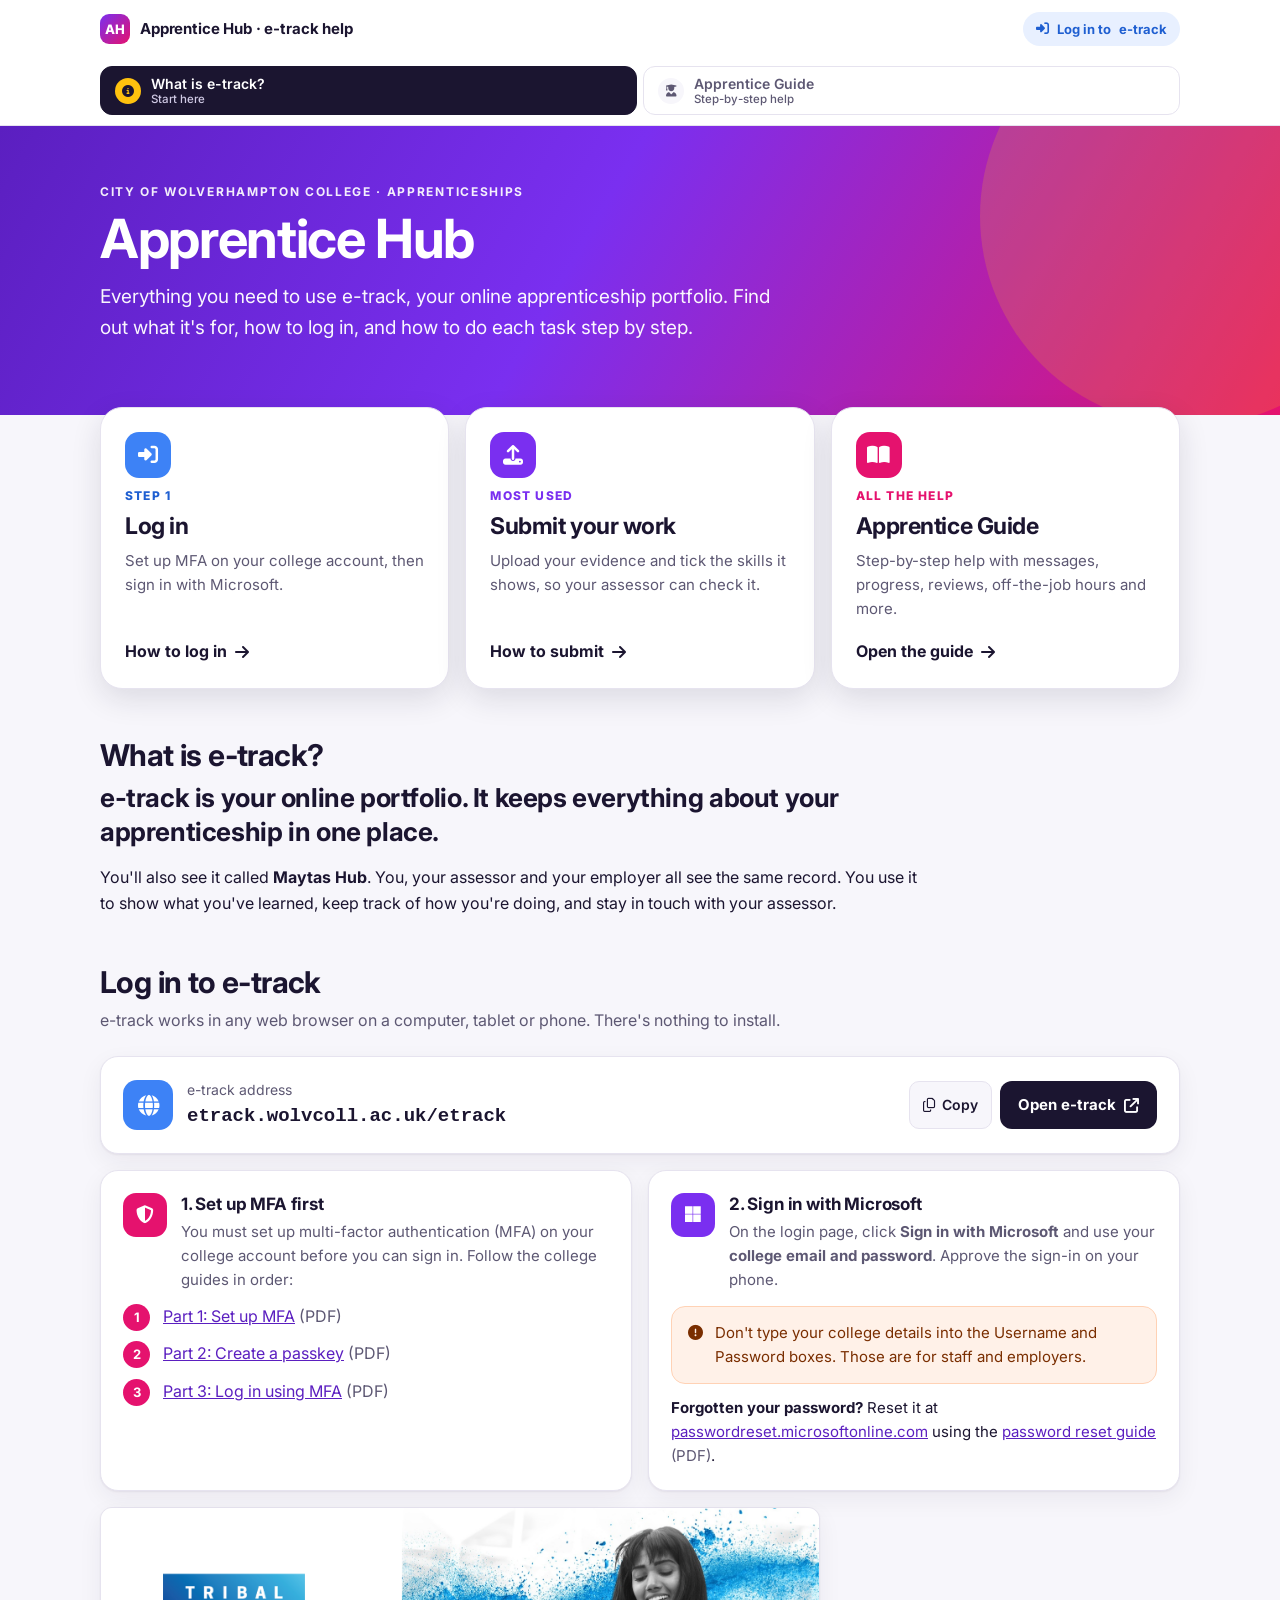
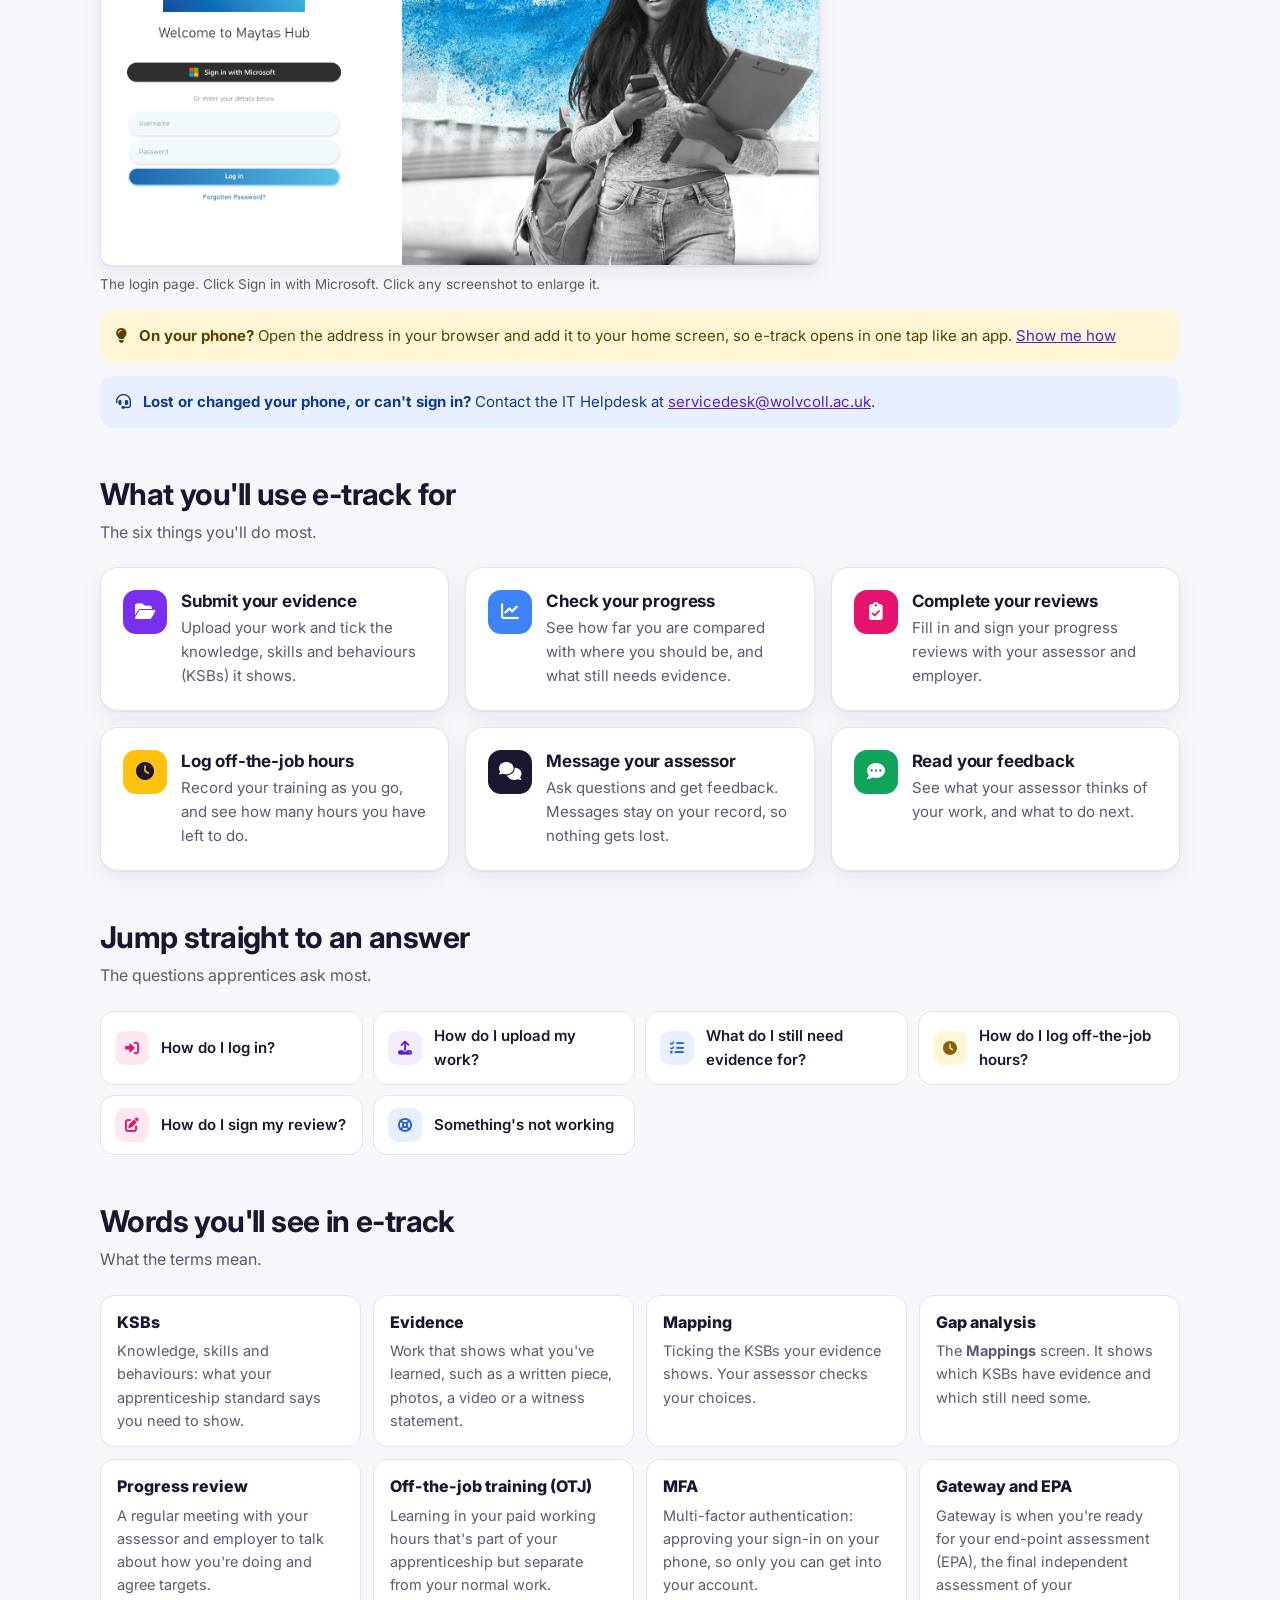
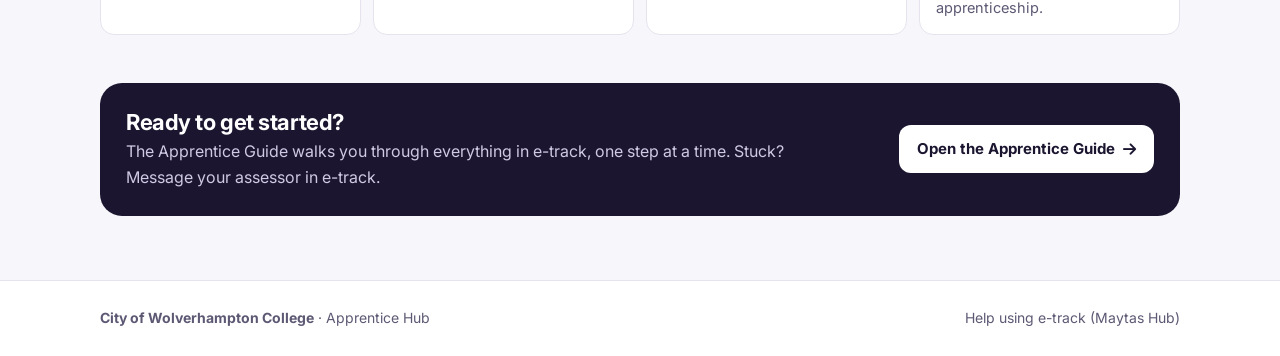
<file: index.html>
<!DOCTYPE html>
<html lang="en-GB">
<head>
<meta charset="UTF-8">
<meta name="viewport" content="width=device-width, initial-scale=1.0">
<title>What is e-track? | Apprentice Hub</title>
<meta name="description" content="Apprentice Hub: help for City of Wolverhampton College apprentices using e-track.">
<meta property="og:title" content="Apprentice Hub | e-track help for apprentices">
<meta property="og:description" content="What e-track is, how to log in, and step-by-step help for apprentices.">
<link rel="icon" href="data:image/svg+xml,%3Csvg xmlns='http://www.w3.org/2000/svg' viewBox='0 0 32 32'%3E%3Crect width='32' height='32' rx='8' fill='%237a2ff0'/%3E%3Ctext x='16' y='22' font-family='Arial' font-weight='700' font-size='14' fill='white' text-anchor='middle'%3EAH%3C/text%3E%3C/svg%3E">
<link rel="preconnect" href="https://fonts.googleapis.com">
<link rel="preconnect" href="https://fonts.gstatic.com" crossorigin>
<link href="https://fonts.googleapis.com/css2?family=Inter:wght@400;500;600;700;800&display=swap" rel="stylesheet">
<link href="https://cdnjs.cloudflare.com/ajax/libs/font-awesome/6.5.2/css/all.min.css" rel="stylesheet">
<link href="assets/style.css?v=1" rel="stylesheet">
</head>
<body>
<a class="skip" href="#main">Skip to content</a>
<header class="site-header">
  <div class="wrap">
    <div class="header-row">
      <a class="brand" href="index.html"><span class="brand-mark" aria-hidden="true">AH</span><span>Apprentice Hub<span class="brand-text-long"> · e-track help</span></span></a>
      <a class="login-pill" href="https://etrack.wolvcoll.ac.uk/etrack/" target="_blank" rel="noopener"><i class="fa-solid fa-right-to-bracket" aria-hidden="true"></i> <span class="lp-long">Log in to</span> e-track</a>
    </div>
    <nav class="steps" aria-label="Apprentice Hub sections">
      <a class="step-link" href="index.html" aria-current="page"><span class="num"><i class="fa-solid fa-circle-info" aria-hidden="true"></i></span><span class="t">What is e-track?<small>Start here</small></span></a>
      <a class="step-link" href="apprentice-guide.html"><span class="num"><i class="fa-solid fa-user-graduate" aria-hidden="true"></i></span><span class="t">Apprentice Guide<small>Step-by-step help</small></span></a>
    </nav>
  </div>
</header>

<section class="hero">
  <div class="wrap">
    <p class="eyebrow">City of Wolverhampton College · Apprenticeships</p>
    <h1>Apprentice Hub</h1>
    <p class="lede">Everything you need to use e-track, your online apprenticeship portfolio. Find out what it's for, how to log in, and how to do each task step by step.</p>
  </div>
</section>

<main id="main">
  <div class="wrap">

    <div class="path-cards">
      <a class="path-card" href="#login">
        <span class="pnum bg-blue"><i class="fa-solid fa-right-to-bracket" aria-hidden="true"></i></span>
        <span class="when" style="color:var(--blue-dark)">Step 1</span>
        <h2>Log in</h2>
        <p>Set up MFA on your college account, then sign in with Microsoft.</p>
        <span class="go">How to log in <i class="fa-solid fa-arrow-right" aria-hidden="true"></i></span>
      </a>
      <a class="path-card" href="apprentice-guide.html#a05">
        <span class="pnum bg-purple"><i class="fa-solid fa-upload" aria-hidden="true"></i></span>
        <span class="when" style="color:var(--purple)">Most used</span>
        <h2>Submit your work</h2>
        <p>Upload your evidence and tick the skills it shows, so your assessor can check it.</p>
        <span class="go">How to submit <i class="fa-solid fa-arrow-right" aria-hidden="true"></i></span>
      </a>
      <a class="path-card" href="apprentice-guide.html">
        <span class="pnum bg-pink"><i class="fa-solid fa-book-open" aria-hidden="true"></i></span>
        <span class="when" style="color:var(--pink)">All the help</span>
        <h2>Apprentice Guide</h2>
        <p>Step-by-step help with messages, progress, reviews, off-the-job hours and more.</p>
        <span class="go">Open the guide <i class="fa-solid fa-arrow-right" aria-hidden="true"></i></span>
      </a>
    </div>

    <section class="block" id="what">
      <h2>What is e-track?</h2>
      <p class="lead-q" style="max-width:820px">e-track is your online portfolio. It keeps everything about your apprenticeship in one place.</p>
      <p style="max-width:820px">You'll also see it called <strong>Maytas Hub</strong>. You, your assessor and your employer all see the same record. You use it to show what you've learned, keep track of how you're doing, and stay in touch with your assessor.</p>
    </section>

    <section class="block" id="login">
      <h2>Log in to e-track</h2>
      <p class="sub">e-track works in any web browser on a computer, tablet or phone. There's nothing to install.</p>
      <div class="card login-card">
        <span class="icon bg-blue"><i class="fa-solid fa-globe" aria-hidden="true"></i></span>
        <div>
          <p style="font-size:14px;color:var(--muted)">e-track address</p>
          <p class="url">etrack.wolvcoll.ac.uk/etrack</p>
        </div>
        <div class="actions">
          <button class="copy-btn" data-copy="https://etrack.wolvcoll.ac.uk/etrack/" data-copy-label="the e-track address"><i class="fa-regular fa-copy" aria-hidden="true"></i> Copy</button>
          <a class="btn primary" href="https://etrack.wolvcoll.ac.uk/etrack/" target="_blank" rel="noopener">Open e-track <i class="fa-solid fa-arrow-up-right-from-square" aria-hidden="true"></i></a>
        </div>
      </div>

      <div class="grid g2" style="margin-top:16px">
        <div class="card">
          <div class="feature"><span class="icon bg-pink"><i class="fa-solid fa-shield-halved" aria-hidden="true"></i></span><div><h3>1. Set up MFA first</h3><p>You must set up multi-factor authentication (MFA) on your college account before you can sign in. Follow the college guides in order:</p></div></div>
          <ol class="steplist pink" style="margin-top:12px">
            <li><a href="https://www.wolvcoll.ac.uk/wp-content/uploads/2025/02/SSPR-MFA-setup-guide-part-a-v1-5-1.pdf" target="_blank" rel="noopener">Part 1: Set up MFA</a> <span style="color:var(--muted)">(PDF)</span></li>
            <li><a href="https://www.wolvcoll.ac.uk/wp-content/uploads/2025/02/Creating-a-Passkey.pdf" target="_blank" rel="noopener">Part 2: Create a passkey</a> <span style="color:var(--muted)">(PDF)</span></li>
            <li><a href="https://www.wolvcoll.ac.uk/wp-content/uploads/2025/02/Creating-a-passkey-Part-C.pdf" target="_blank" rel="noopener">Part 3: Log in using MFA</a> <span style="color:var(--muted)">(PDF)</span></li>
          </ol>
        </div>
        <div class="card">
          <div class="feature"><span class="icon bg-purple"><i class="fa-brands fa-microsoft" aria-hidden="true"></i></span><div><h3>2. Sign in with Microsoft</h3><p>On the login page, click <strong>Sign in with Microsoft</strong> and use your <strong>college email and password</strong>. Approve the sign-in on your phone.</p></div></div>
          <div class="callout warn"><i class="fa-solid fa-circle-exclamation" aria-hidden="true"></i><p>Don't type your college details into the Username and Password boxes. Those are for staff and employers.</p></div>
          <p style="margin-top:12px;font-size:15px"><strong>Forgotten your password?</strong> Reset it at <a href="https://passwordreset.microsoftonline.com/" target="_blank" rel="noopener">passwordreset.microsoftonline.com</a> using the <a href="https://www.wolvcoll.ac.uk/wp-content/uploads/2025/02/SSPR-Self-service-password-reset-guide-v1.3-3.pdf" target="_blank" rel="noopener">password reset guide</a> <span style="color:var(--muted)">(PDF)</span>.</p>
        </div>
      </div>
      <figure class="shot" style="max-width:720px">
        <a class="zoom" href="assets/img/login.png"><img src="assets/img/login.png" alt="The Maytas Hub login page with a Sign in with Microsoft button at the top" loading="lazy"></a><figcaption>The login page. Click Sign in with Microsoft. Click any screenshot to enlarge it.</figcaption></figure>
      <div class="callout tip"><i class="fa-solid fa-lightbulb" aria-hidden="true"></i><p><strong>On your phone?</strong> Open the address in your browser and add it to your home screen, so e-track opens in one tap like an app. <a href="apprentice-guide.html#a09">Show me how</a></p></div>
      <div class="callout info"><i class="fa-solid fa-headset" aria-hidden="true"></i><p><strong>Lost or changed your phone, or can't sign in?</strong> Contact the IT Helpdesk at <a href="mailto:servicedesk@wolvcoll.ac.uk">servicedesk@wolvcoll.ac.uk</a>.</p></div>
    </section>

    <section class="block" id="does">
      <h2>What you'll use e-track for</h2>
      <p class="sub">The six things you'll do most.</p>
      <div class="grid g3">
        <a class="card" href="apprentice-guide.html#a05" style="text-decoration:none;color:inherit"><div class="feature"><span class="icon bg-purple"><i class="fa-solid fa-folder-open" aria-hidden="true"></i></span><div><h3>Submit your evidence</h3><p>Upload your work and tick the knowledge, skills and behaviours (KSBs) it shows.</p></div></div></a>
        <a class="card" href="apprentice-guide.html#a04" style="text-decoration:none;color:inherit"><div class="feature"><span class="icon bg-blue"><i class="fa-solid fa-chart-line" aria-hidden="true"></i></span><div><h3>Check your progress</h3><p>See how far you are compared with where you should be, and what still needs evidence.</p></div></div></a>
        <a class="card" href="apprentice-guide.html#a07" style="text-decoration:none;color:inherit"><div class="feature"><span class="icon bg-pink"><i class="fa-solid fa-clipboard-check" aria-hidden="true"></i></span><div><h3>Complete your reviews</h3><p>Fill in and sign your progress reviews with your assessor and employer.</p></div></div></a>
        <a class="card" href="apprentice-guide.html#a08" style="text-decoration:none;color:inherit"><div class="feature"><span class="icon bg-yellow"><i class="fa-solid fa-clock" aria-hidden="true"></i></span><div><h3>Log off-the-job hours</h3><p>Record your training as you go, and see how many hours you have left to do.</p></div></div></a>
        <a class="card" href="apprentice-guide.html#a03" style="text-decoration:none;color:inherit"><div class="feature"><span class="icon bg-ink"><i class="fa-solid fa-comments" aria-hidden="true"></i></span><div><h3>Message your assessor</h3><p>Ask questions and get feedback. Messages stay on your record, so nothing gets lost.</p></div></div></a>
        <a class="card" href="apprentice-guide.html#a06" style="text-decoration:none;color:inherit"><div class="feature"><span class="icon bg-green"><i class="fa-solid fa-comment-dots" aria-hidden="true"></i></span><div><h3>Read your feedback</h3><p>See what your assessor thinks of your work, and what to do next.</p></div></div></a>
      </div>
    </section>

    <section class="block" id="quick">
      <h2>Jump straight to an answer</h2>
      <p class="sub">The questions apprentices ask most.</p>
      <div class="quick">
        <a href="apprentice-guide.html#a01"><span class="qi pink"><i class="fa-solid fa-right-to-bracket" aria-hidden="true"></i></span>How do I log in?</a>
        <a href="apprentice-guide.html#a05"><span class="qi purple"><i class="fa-solid fa-upload" aria-hidden="true"></i></span>How do I upload my work?</a>
        <a href="apprentice-guide.html#a04"><span class="qi blue"><i class="fa-solid fa-list-check" aria-hidden="true"></i></span>What do I still need evidence for?</a>
        <a href="apprentice-guide.html#a08"><span class="qi yellow"><i class="fa-solid fa-clock" aria-hidden="true"></i></span>How do I log off-the-job hours?</a>
        <a href="apprentice-guide.html#a07"><span class="qi pink"><i class="fa-solid fa-pen-to-square" aria-hidden="true"></i></span>How do I sign my review?</a>
        <a href="apprentice-guide.html#help"><span class="qi blue"><i class="fa-solid fa-life-ring" aria-hidden="true"></i></span>Something's not working</a>
      </div>
    </section>

    <section class="block" id="glossary">
      <h2>Words you'll see in e-track</h2>
      <p class="sub">What the terms mean.</p>
      <dl class="glossary">
        <div><dt>KSBs</dt><dd>Knowledge, skills and behaviours: what your apprenticeship standard says you need to show.</dd></div>
        <div><dt>Evidence</dt><dd>Work that shows what you've learned, such as a written piece, photos, a video or a witness statement.</dd></div>
        <div><dt>Mapping</dt><dd>Ticking the KSBs your evidence shows. Your assessor checks your choices.</dd></div>
        <div><dt>Gap analysis</dt><dd>The <strong>Mappings</strong> screen. It shows which KSBs have evidence and which still need some.</dd></div>
        <div><dt>Progress review</dt><dd>A regular meeting with your assessor and employer to talk about how you're doing and agree targets.</dd></div>
        <div><dt>Off-the-job training (OTJ)</dt><dd>Learning in your paid working hours that's part of your apprenticeship but separate from your normal work.</dd></div>
        <div><dt>MFA</dt><dd>Multi-factor authentication: approving your sign-in on your phone, so only you can get into your account.</dd></div>
        <div><dt>Gateway and EPA</dt><dd>Gateway is when you're ready for your end-point assessment (EPA), the final independent assessment of your apprenticeship.</dd></div>
      </dl>
    </section>

    <div class="next-band">
      <div>
        <h2>Ready to get started?</h2>
        <p>The Apprentice Guide walks you through everything in e-track, one step at a time. Stuck? Message your assessor in e-track.</p>
      </div>
      <a class="btn light" href="apprentice-guide.html">Open the Apprentice Guide <i class="fa-solid fa-arrow-right" aria-hidden="true"></i></a>
    </div>

  </div>
</main>

<footer>
  <div class="wrap">
    <p><strong>City of Wolverhampton College</strong> · Apprentice Hub</p>
    <p>Help using e-track (Maytas Hub)</p>
  </div>
</footer>
<a class="to-top" href="#main" aria-label="Back to top"><i class="fa-solid fa-arrow-up" aria-hidden="true"></i></a>
<script src="assets/site.js?v=1"></script>
</body>
</html>
</file>
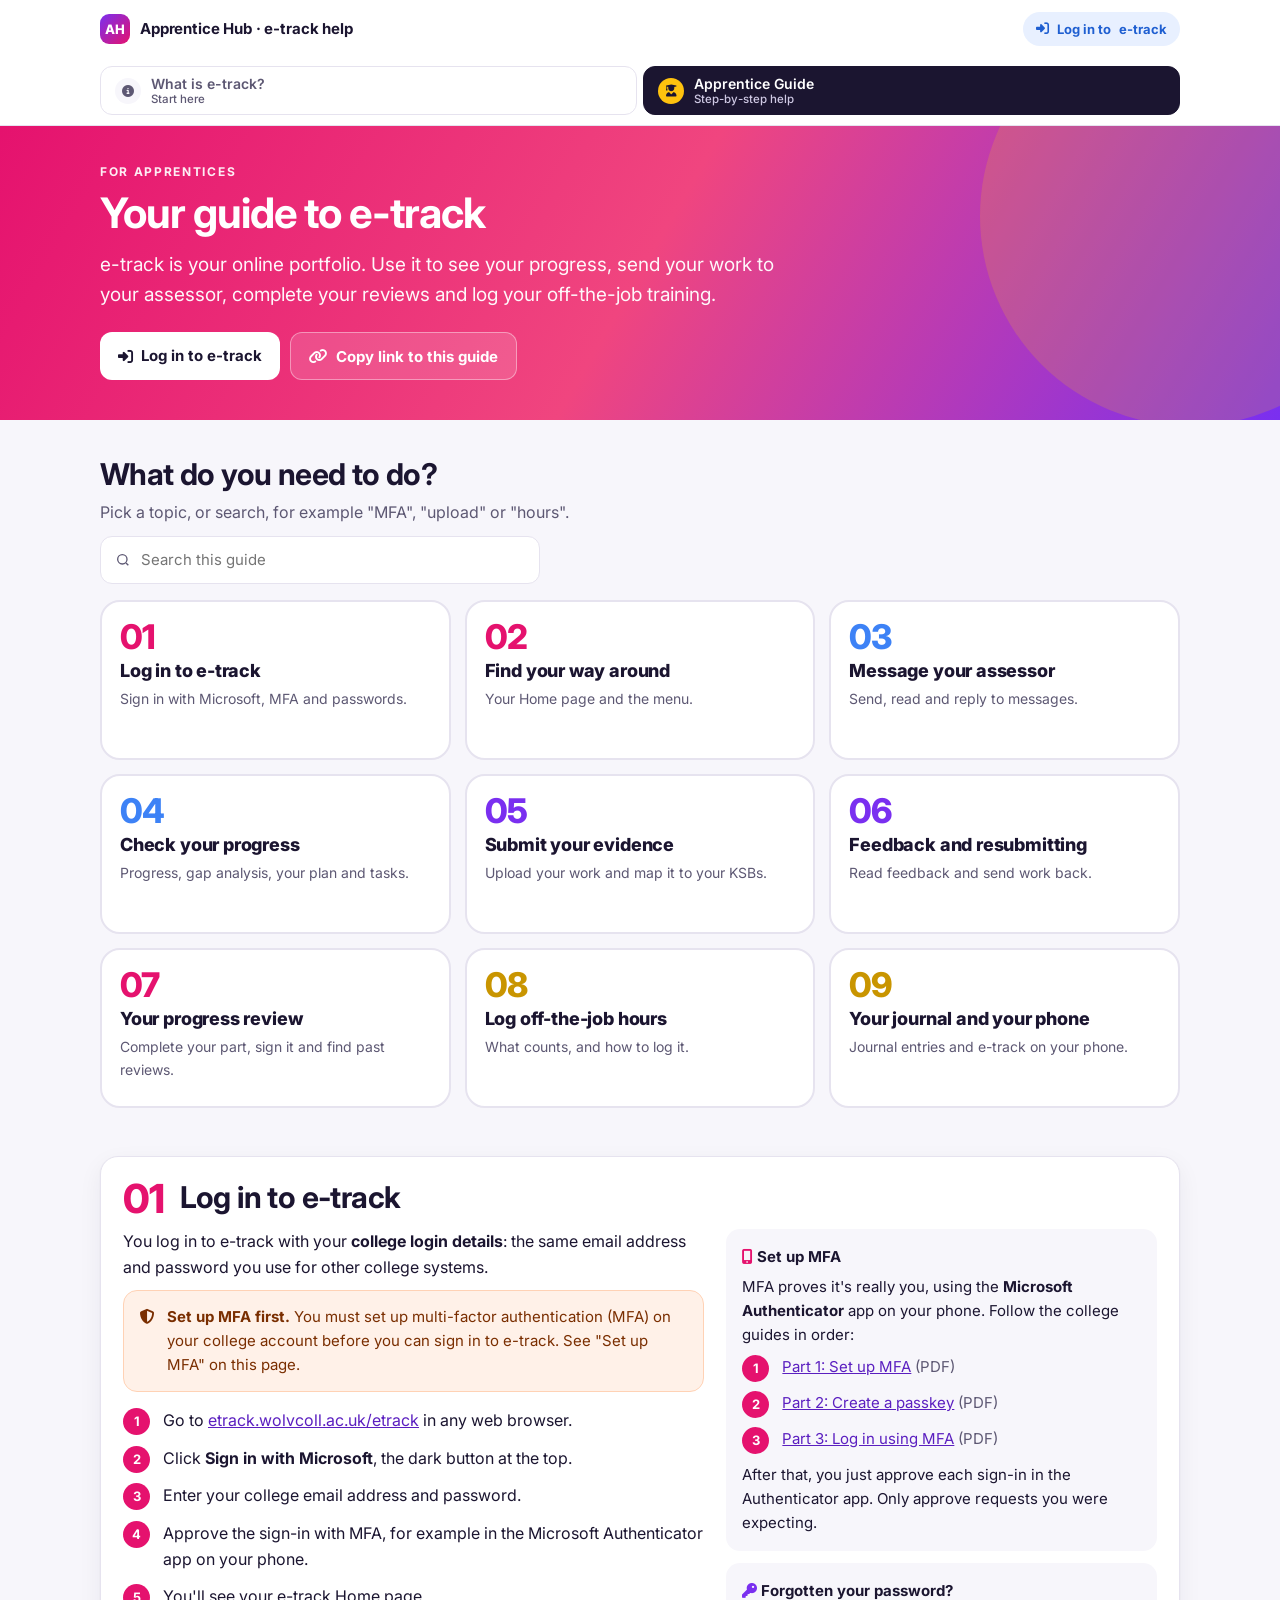
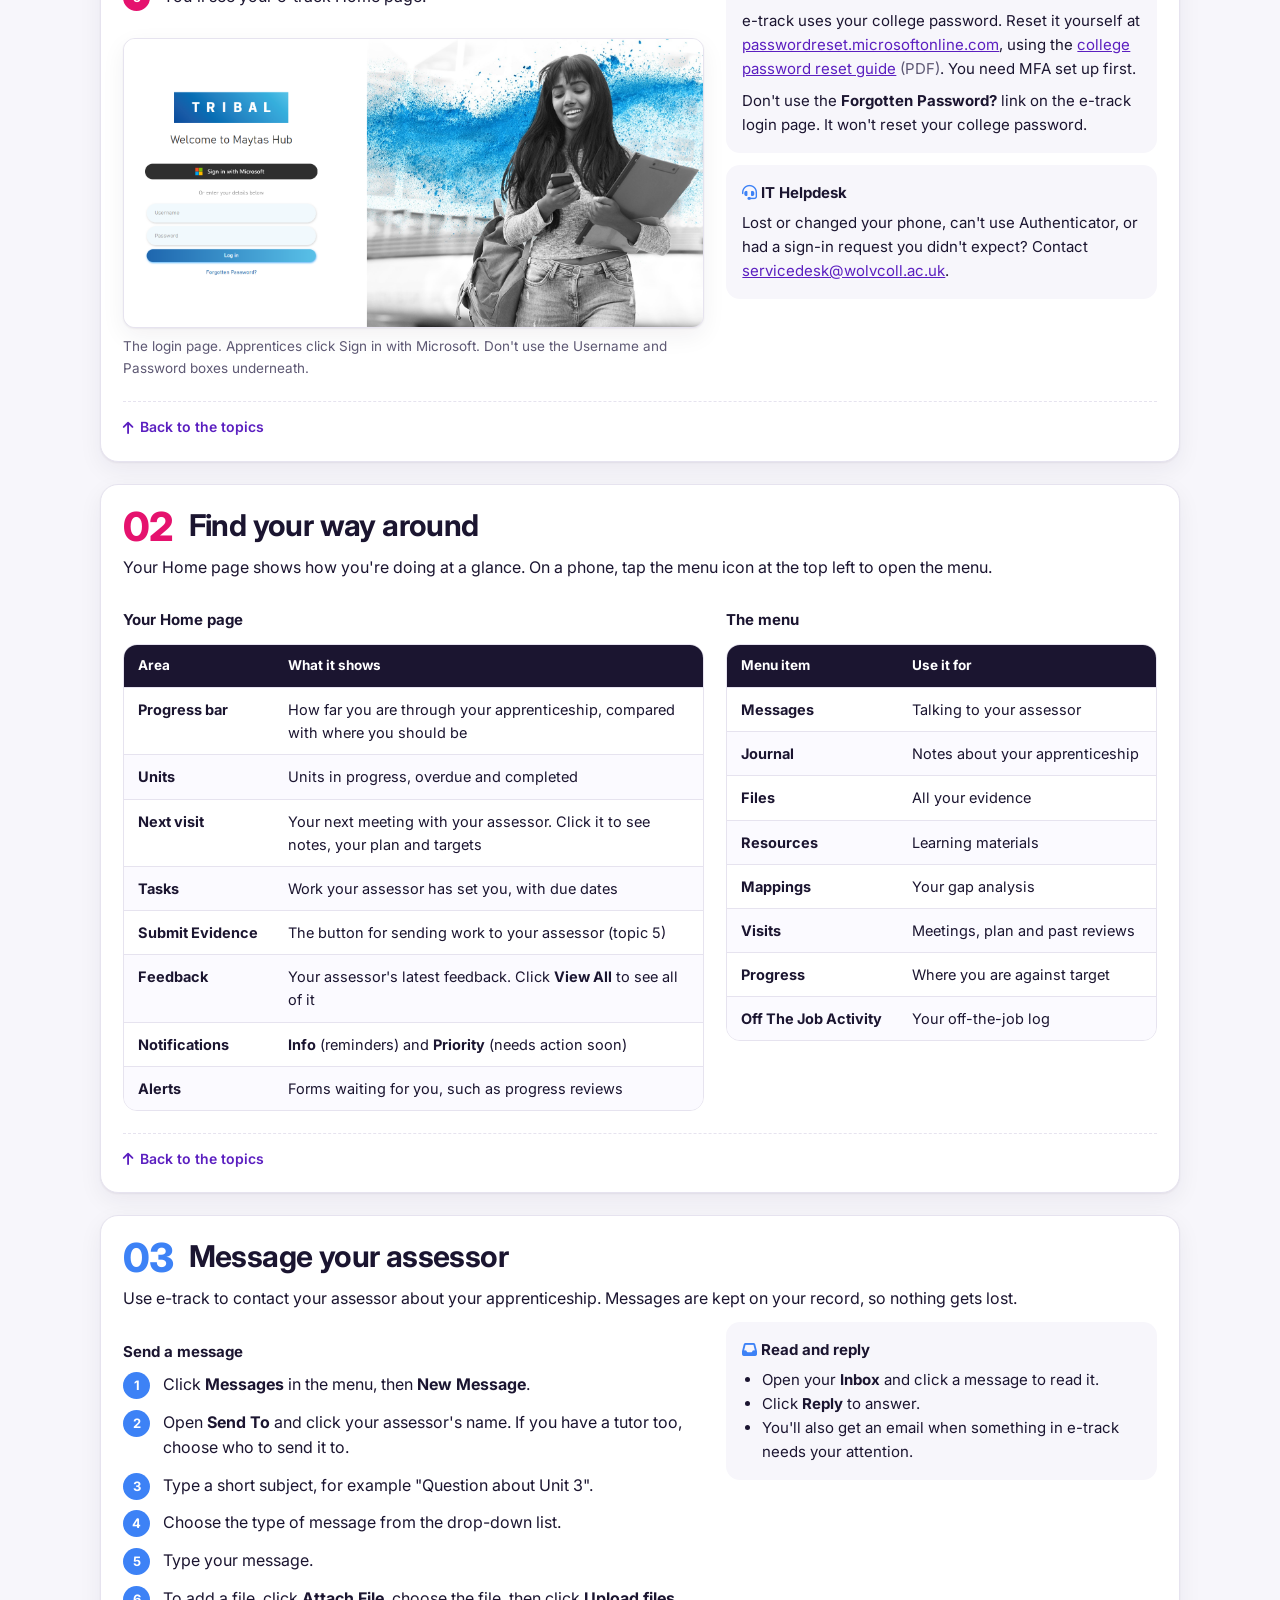
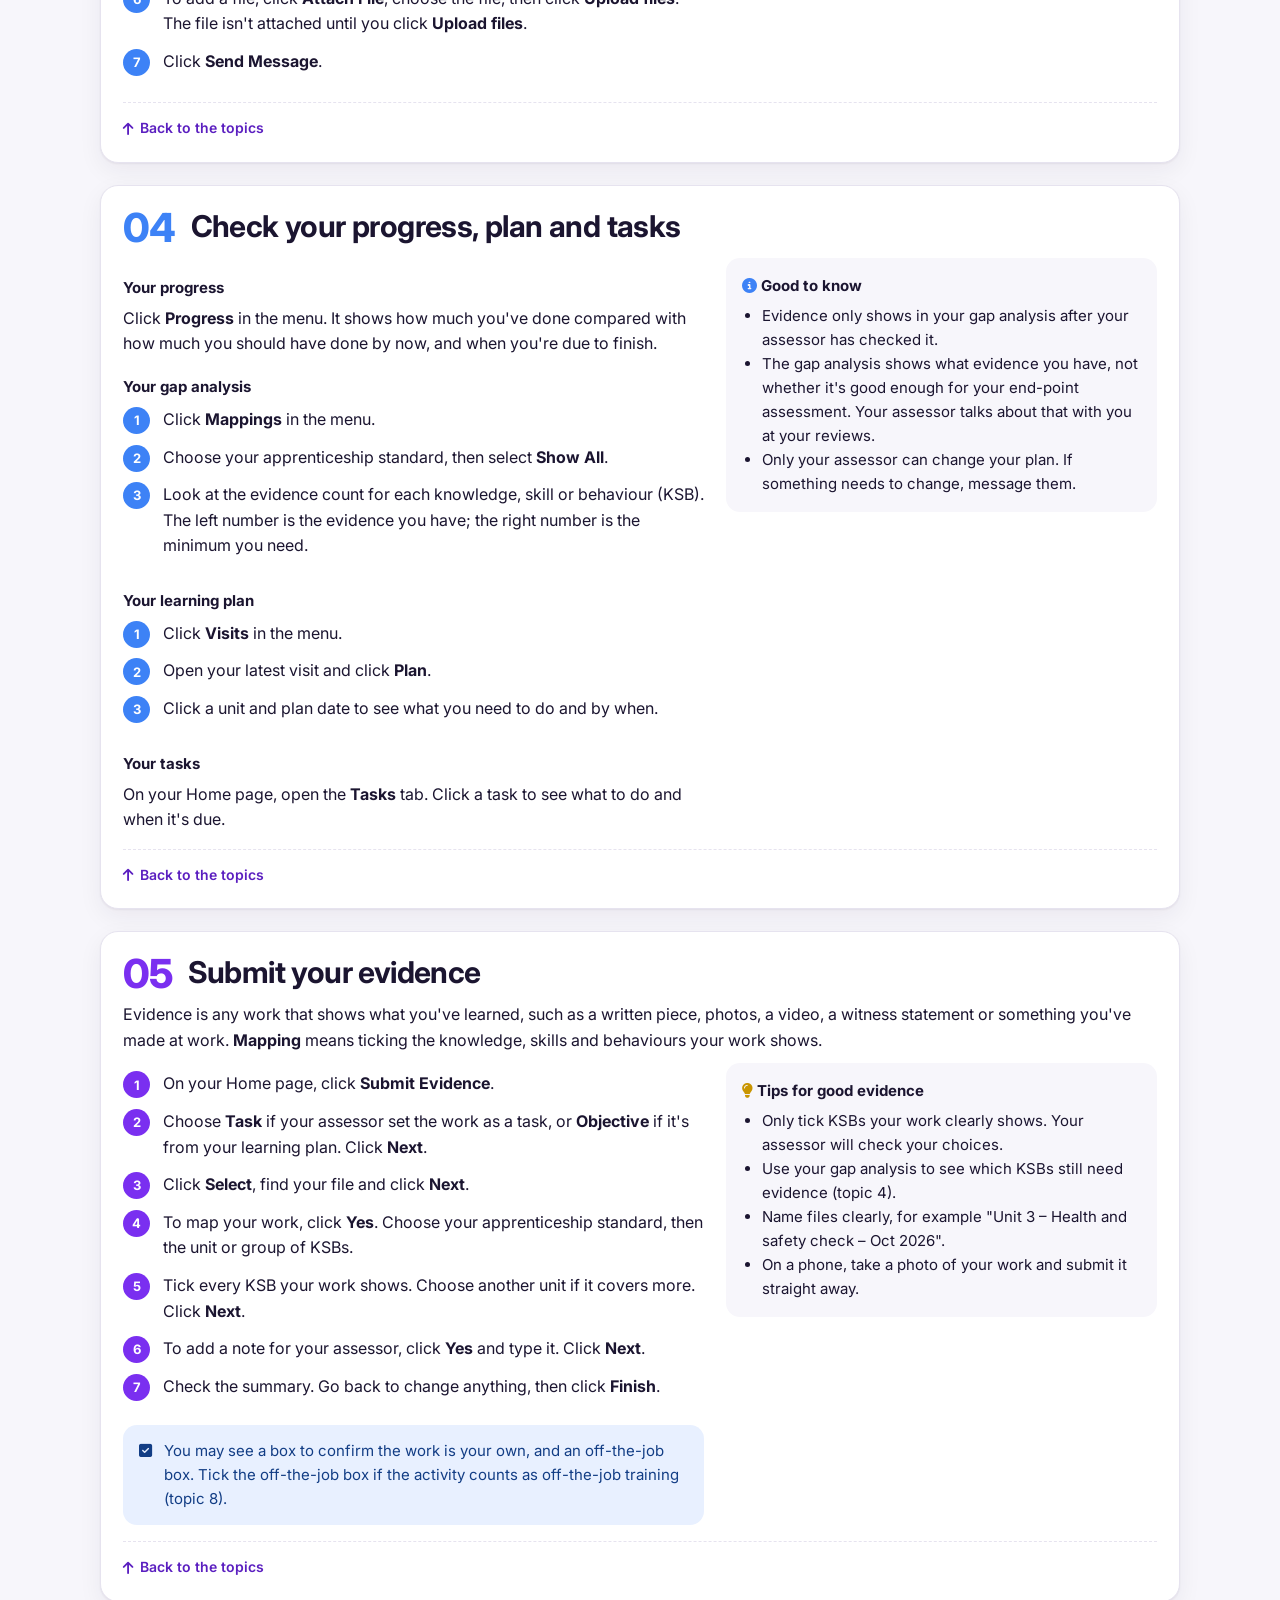
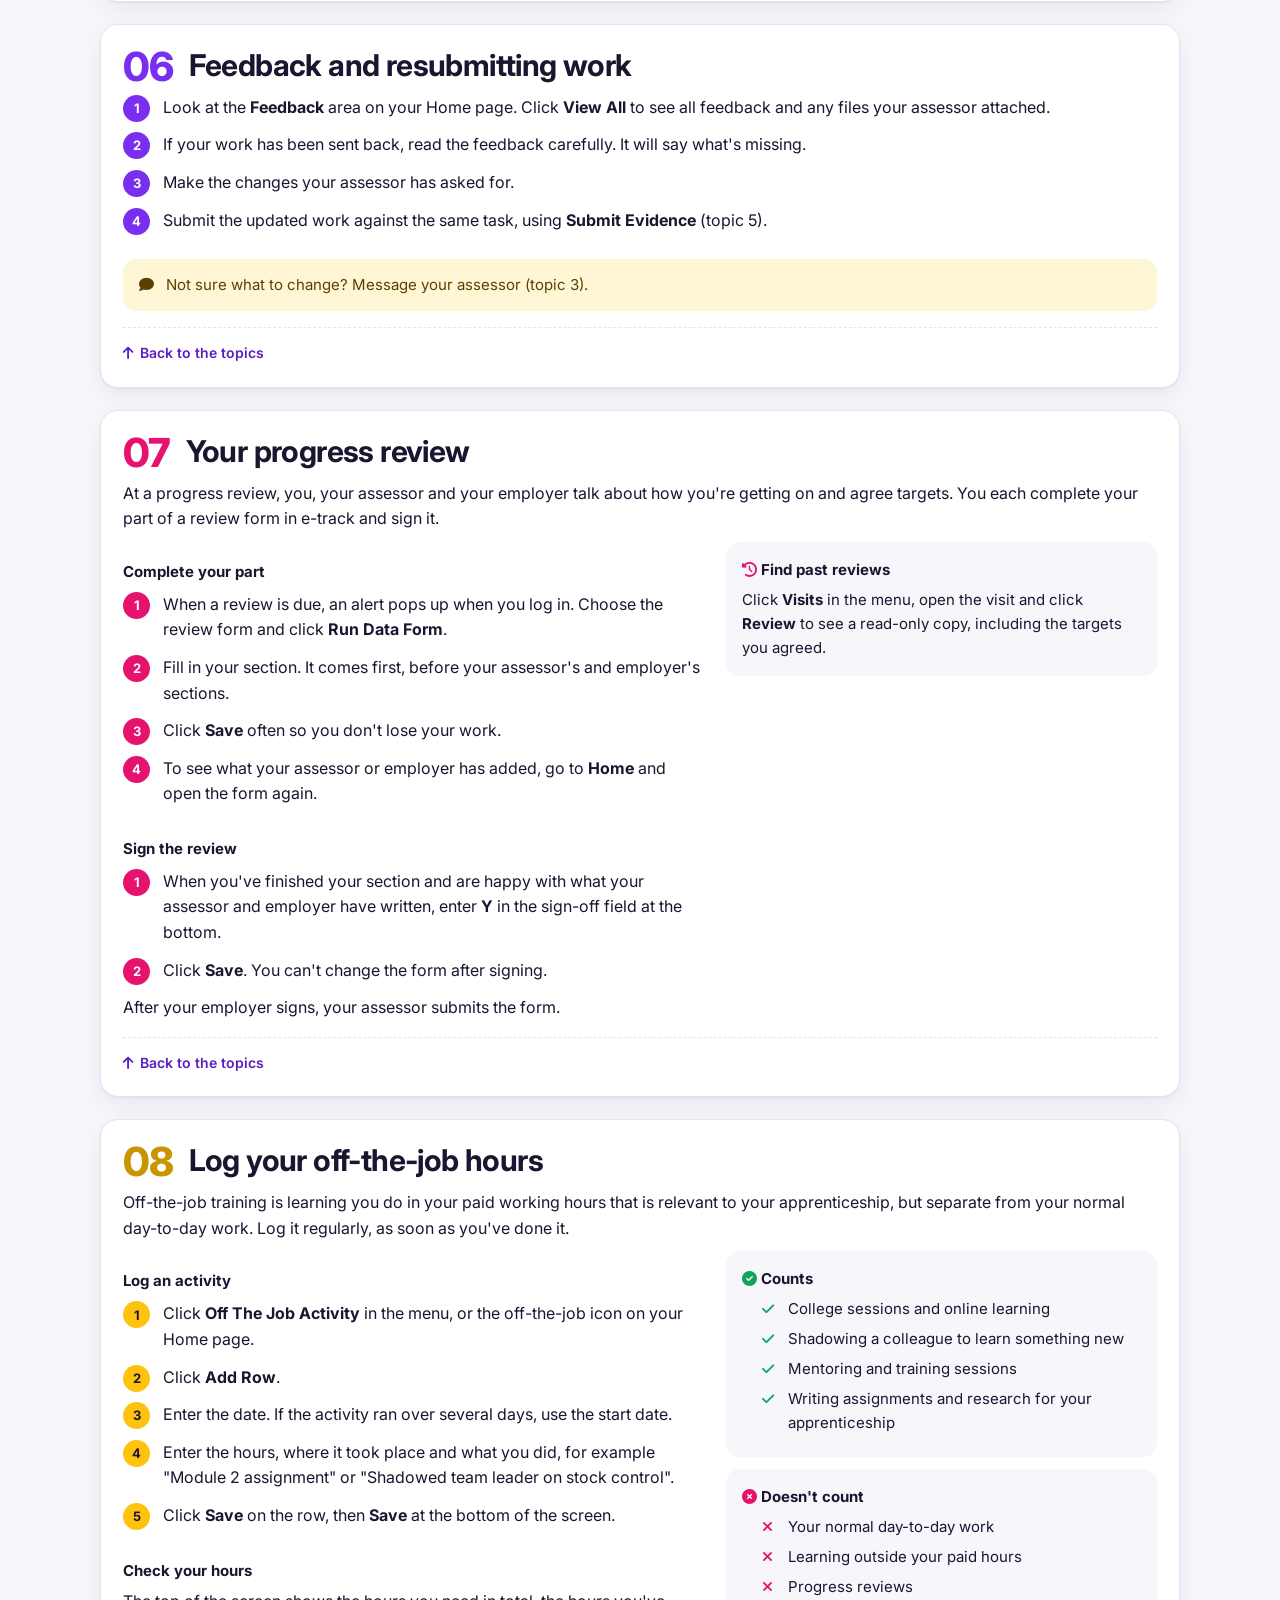
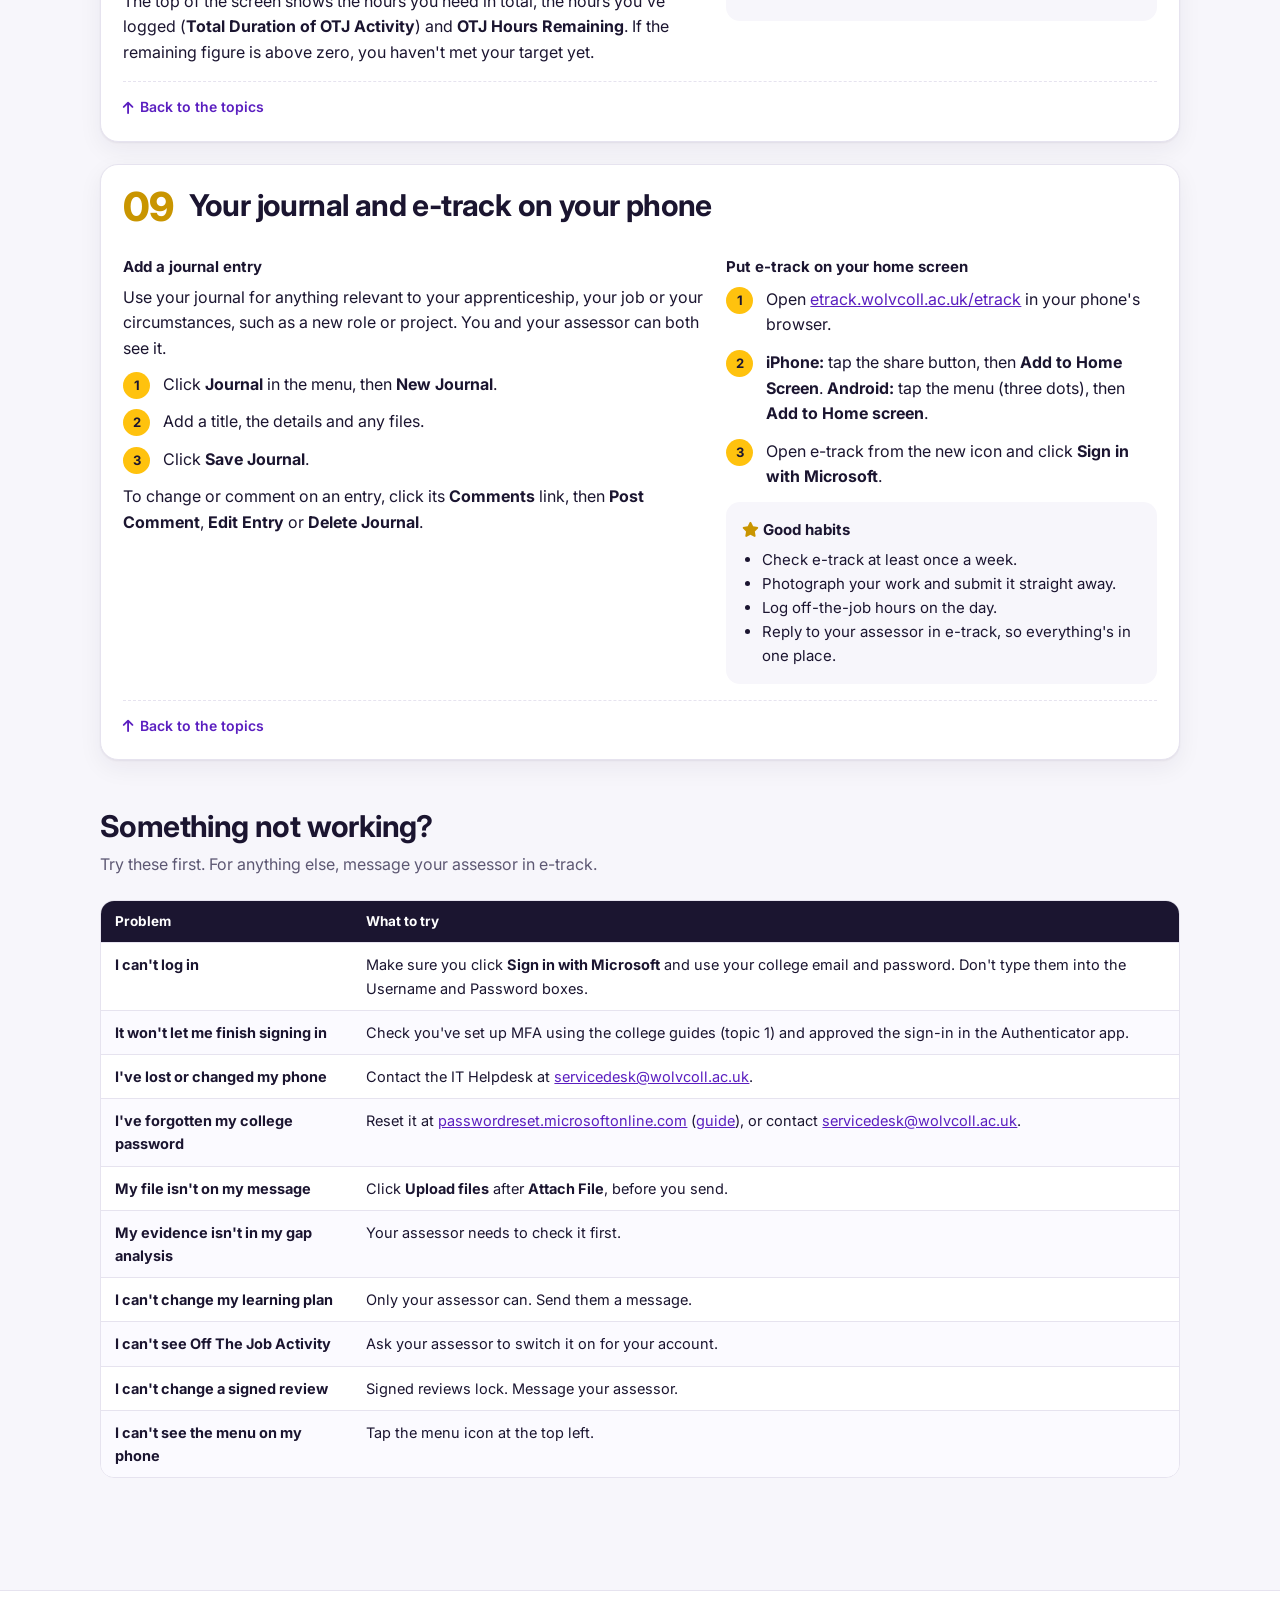
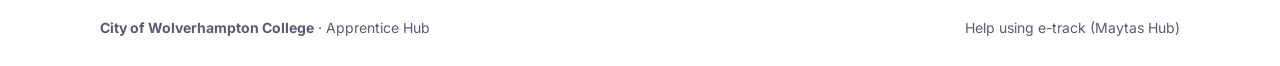
<file: apprentice-guide.html>
<!DOCTYPE html>
<html lang="en-GB">
<head>
<meta charset="UTF-8">
<meta name="viewport" content="width=device-width, initial-scale=1.0">
<title>Apprentice Guide | Apprentice Hub</title>
<meta name="description" content="How to use e-track as an apprentice at City of Wolverhampton College.">
<meta property="og:title" content="Apprentice Guide | Apprentice Hub">
<meta property="og:description" content="Log in, submit evidence, complete reviews, message your assessor and log off-the-job hours in e-track.">
<link rel="icon" href="data:image/svg+xml,%3Csvg xmlns='http://www.w3.org/2000/svg' viewBox='0 0 32 32'%3E%3Crect width='32' height='32' rx='8' fill='%237a2ff0'/%3E%3Ctext x='16' y='22' font-family='Arial' font-weight='700' font-size='14' fill='white' text-anchor='middle'%3EAH%3C/text%3E%3C/svg%3E">
<link rel="preconnect" href="https://fonts.googleapis.com">
<link rel="preconnect" href="https://fonts.gstatic.com" crossorigin>
<link href="https://fonts.googleapis.com/css2?family=Inter:wght@400;500;600;700;800&display=swap" rel="stylesheet">
<link href="https://cdnjs.cloudflare.com/ajax/libs/font-awesome/6.5.2/css/all.min.css" rel="stylesheet">
<link href="assets/style.css?v=1" rel="stylesheet">
</head>
<body>
<a class="skip" href="#main">Skip to content</a>
<header class="site-header">
  <div class="wrap">
    <div class="header-row">
      <a class="brand" href="index.html"><span class="brand-mark" aria-hidden="true">AH</span><span>Apprentice Hub<span class="brand-text-long"> · e-track help</span></span></a>
      <a class="login-pill" href="https://etrack.wolvcoll.ac.uk/etrack/" target="_blank" rel="noopener"><i class="fa-solid fa-right-to-bracket" aria-hidden="true"></i> <span class="lp-long">Log in to</span> e-track</a>
    </div>
    <nav class="steps" aria-label="Apprentice Hub sections">
      <a class="step-link" href="index.html"><span class="num"><i class="fa-solid fa-circle-info" aria-hidden="true"></i></span><span class="t">What is e-track?<small>Start here</small></span></a>
      <a class="step-link" href="apprentice-guide.html" aria-current="page"><span class="num"><i class="fa-solid fa-user-graduate" aria-hidden="true"></i></span><span class="t">Apprentice Guide<small>Step-by-step help</small></span></a>
    </nav>
  </div>
</header>

<section class="hero compact pink">
  <div class="wrap">
    <p class="eyebrow">For apprentices</p>
    <h1>Your guide to e-track</h1>
    <p class="lede">e-track is your online portfolio. Use it to see your progress, send your work to your assessor, complete your reviews and log your off-the-job training.</p>
    <div class="hero-actions">
      <a class="btn light" href="https://etrack.wolvcoll.ac.uk/etrack/" target="_blank" rel="noopener"><i class="fa-solid fa-right-to-bracket" aria-hidden="true"></i> Log in to e-track</a>
      <button class="btn ghost-light" data-copy="" data-copy-label="the link to this guide" id="share-page"><i class="fa-solid fa-link" aria-hidden="true"></i> Copy link to this guide</button>
    </div>
  </div>
</section>

<main id="main">
  <div class="wrap">

    <h2 id="board-title">What do you need to do?</h2>
    <label for="guide-search" class="sub" style="display:block;margin-bottom:10px">Pick a topic, or search, for example "MFA", "upload" or "hours".</label>
    <input id="guide-search" class="search" type="search" placeholder="Search this guide" autocomplete="off">
    <p class="no-results">Nothing matches that search. Try a shorter word, or message your assessor.</p>

    <div class="board" id="board" style="margin-bottom:48px">
      <a class="tile pink" href="#a01"><span class="tnum">01</span><span class="tname">Log in to e-track</span><span class="tdesc">Sign in with Microsoft, MFA and passwords.</span></a>
      <a class="tile pink" href="#a02"><span class="tnum">02</span><span class="tname">Find your way around</span><span class="tdesc">Your Home page and the menu.</span></a>
      <a class="tile blue" href="#a03"><span class="tnum">03</span><span class="tname">Message your assessor</span><span class="tdesc">Send, read and reply to messages.</span></a>
      <a class="tile blue" href="#a04"><span class="tnum">04</span><span class="tname">Check your progress</span><span class="tdesc">Progress, gap analysis, your plan and tasks.</span></a>
      <a class="tile" href="#a05"><span class="tnum">05</span><span class="tname">Submit your evidence</span><span class="tdesc">Upload your work and map it to your KSBs.</span></a>
      <a class="tile" href="#a06"><span class="tnum">06</span><span class="tname">Feedback and resubmitting</span><span class="tdesc">Read feedback and send work back.</span></a>
      <a class="tile pink" href="#a07"><span class="tnum">07</span><span class="tname">Your progress review</span><span class="tdesc">Complete your part, sign it and find past reviews.</span></a>
      <a class="tile yellow" href="#a08"><span class="tnum">08</span><span class="tname">Log off-the-job hours</span><span class="tdesc">What counts, and how to log it.</span></a>
      <a class="tile yellow" href="#a09"><span class="tnum">09</span><span class="tname">Your journal and your phone</span><span class="tdesc">Journal entries and e-track on your phone.</span></a>
    </div>

    <!-- 01 -->
    <section class="card task pink" id="a01">
      <div class="task-head"><span class="big">01</span><div><h2>Log in to e-track</h2></div></div>
      <div class="task-cols">
        <div>
          <p>You log in to e-track with your <strong>college login details</strong>: the same email address and password you use for other college systems.</p>
          <div class="callout warn" style="margin:0 0 16px"><i class="fa-solid fa-shield-halved" aria-hidden="true"></i><p><strong>Set up MFA first.</strong> You must set up multi-factor authentication (MFA) on your college account before you can sign in to e-track. See "Set up MFA" on this page.</p></div>
          <ol class="steplist pink">
            <li>Go to <a href="https://etrack.wolvcoll.ac.uk/etrack/" target="_blank" rel="noopener">etrack.wolvcoll.ac.uk/etrack</a> in any web browser.</li>
            <li>Click <span class="ui">Sign in with Microsoft</span>, the dark button at the top.</li>
            <li>Enter your college email address and password.</li>
            <li>Approve the sign-in with MFA, for example in the Microsoft Authenticator app on your phone.</li>
            <li>You'll see your e-track Home page.</li>
          </ol>
          <figure class="shot"><a class="zoom" href="assets/img/login.png"><img src="assets/img/login.png" alt="The Maytas Hub login page with a Sign in with Microsoft button at the top" loading="lazy"></a><figcaption>The login page. Apprentices click Sign in with Microsoft. Don't use the Username and Password boxes underneath.</figcaption></figure>
        </div>
        <div>
          <div class="side-box"><h4><i class="fa-solid fa-mobile-screen-button" style="color:var(--pink)" aria-hidden="true"></i> Set up MFA</h4><p>MFA proves it's really you, using the <strong>Microsoft Authenticator</strong> app on your phone. Follow the college guides in order:</p><ol class="steplist pink" style="margin-top:4px"><li><a href="https://www.wolvcoll.ac.uk/wp-content/uploads/2025/02/SSPR-MFA-setup-guide-part-a-v1-5-1.pdf" target="_blank" rel="noopener">Part 1: Set up MFA</a> <span style="color:var(--muted)">(PDF)</span></li><li><a href="https://www.wolvcoll.ac.uk/wp-content/uploads/2025/02/Creating-a-Passkey.pdf" target="_blank" rel="noopener">Part 2: Create a passkey</a> <span style="color:var(--muted)">(PDF)</span></li><li><a href="https://www.wolvcoll.ac.uk/wp-content/uploads/2025/02/Creating-a-passkey-Part-C.pdf" target="_blank" rel="noopener">Part 3: Log in using MFA</a> <span style="color:var(--muted)">(PDF)</span></li></ol><p>After that, you just approve each sign-in in the Authenticator app. Only approve requests you were expecting.</p></div>
          <div class="side-box"><h4><i class="fa-solid fa-key" style="color:var(--purple)" aria-hidden="true"></i> Forgotten your password?</h4><p>e-track uses your college password. Reset it yourself at <a href="https://passwordreset.microsoftonline.com/" target="_blank" rel="noopener">passwordreset.microsoftonline.com</a>, using the <a href="https://www.wolvcoll.ac.uk/wp-content/uploads/2025/02/SSPR-Self-service-password-reset-guide-v1.3-3.pdf" target="_blank" rel="noopener">college password reset guide</a> <span style="color:var(--muted)">(PDF)</span>. You need MFA set up first.</p><p>Don't use the <span class="ui">Forgotten Password?</span> link on the e-track login page. It won't reset your college password.</p></div>
          <div class="side-box"><h4><i class="fa-solid fa-headset" style="color:var(--blue)" aria-hidden="true"></i> IT Helpdesk</h4><p>Lost or changed your phone, can't use Authenticator, or had a sign-in request you didn't expect? Contact <a href="mailto:servicedesk@wolvcoll.ac.uk">servicedesk@wolvcoll.ac.uk</a>.</p></div>
        </div>
      </div>
      <div class="guide-foot"><a class="back-top" href="#board"><i class="fa-solid fa-arrow-up" aria-hidden="true"></i> Back to the topics</a></div>
    </section>

    <!-- 02 -->
    <section class="card task pink" id="a02">
      <div class="task-head"><span class="big">02</span><div><h2>Find your way around</h2></div></div>
      <p>Your Home page shows how you're doing at a glance. On a phone, tap the menu icon at the top left to open the menu.</p>
      <div class="task-cols">
        <div>
          <h4>Your Home page</h4>
          <div class="table-wrap"><table class="data wrap1">
            <thead><tr><th>Area</th><th>What it shows</th></tr></thead>
            <tbody>
              <tr><td>Progress bar</td><td>How far you are through your apprenticeship, compared with where you should be</td></tr>
              <tr><td>Units</td><td>Units in progress, overdue and completed</td></tr>
              <tr><td>Next visit</td><td>Your next meeting with your assessor. Click it to see notes, your plan and targets</td></tr>
              <tr><td>Tasks</td><td>Work your assessor has set you, with due dates</td></tr>
              <tr><td>Submit Evidence</td><td>The button for sending work to your assessor (topic 5)</td></tr>
              <tr><td>Feedback</td><td>Your assessor's latest feedback. Click <span class="ui">View All</span> to see all of it</td></tr>
              <tr><td>Notifications</td><td><span class="ui">Info</span> (reminders) and <span class="ui">Priority</span> (needs action soon)</td></tr>
              <tr><td>Alerts</td><td>Forms waiting for you, such as progress reviews</td></tr>
            </tbody>
          </table></div>
        </div>
        <div>
          <h4>The menu</h4>
          <div class="table-wrap"><table class="data">
            <thead><tr><th>Menu item</th><th>Use it for</th></tr></thead>
            <tbody>
              <tr><td>Messages</td><td>Talking to your assessor</td></tr>
              <tr><td>Journal</td><td>Notes about your apprenticeship</td></tr>
              <tr><td>Files</td><td>All your evidence</td></tr>
              <tr><td>Resources</td><td>Learning materials</td></tr>
              <tr><td>Mappings</td><td>Your gap analysis</td></tr>
              <tr><td>Visits</td><td>Meetings, plan and past reviews</td></tr>
              <tr><td>Progress</td><td>Where you are against target</td></tr>
              <tr><td>Off The Job Activity</td><td>Your off-the-job log</td></tr>
            </tbody>
          </table></div>
        </div>
      </div>
      <div class="guide-foot"><a class="back-top" href="#board"><i class="fa-solid fa-arrow-up" aria-hidden="true"></i> Back to the topics</a></div>
    </section>

    <!-- 03 -->
    <section class="card task blue" id="a03">
      <div class="task-head"><span class="big">03</span><div><h2>Message your assessor</h2></div></div>
      <p>Use e-track to contact your assessor about your apprenticeship. Messages are kept on your record, so nothing gets lost.</p>
      <div class="task-cols">
        <div>
          <h4>Send a message</h4>
          <ol class="steplist blue">
            <li>Click <span class="ui">Messages</span> in the menu, then <span class="ui">New Message</span>.</li>
            <li>Open <span class="ui">Send To</span> and click your assessor's name. If you have a tutor too, choose who to send it to.</li>
            <li>Type a short subject, for example "Question about Unit 3".</li>
            <li>Choose the type of message from the drop-down list.</li>
            <li>Type your message.</li>
            <li>To add a file, click <span class="ui">Attach File</span>, choose the file, then click <span class="ui">Upload files</span>. The file isn't attached until you click <span class="ui">Upload files</span>.</li>
            <li>Click <span class="ui">Send Message</span>.</li>
          </ol>
        </div>
        <div>
          <div class="side-box"><h4><i class="fa-solid fa-inbox" style="color:var(--blue)" aria-hidden="true"></i> Read and reply</h4><ul><li>Open your <span class="ui">Inbox</span> and click a message to read it.</li><li>Click <span class="ui">Reply</span> to answer.</li><li>You'll also get an email when something in e-track needs your attention.</li></ul></div>
        </div>
      </div>
      <div class="guide-foot"><a class="back-top" href="#board"><i class="fa-solid fa-arrow-up" aria-hidden="true"></i> Back to the topics</a></div>
    </section>

    <!-- 04 -->
    <section class="card task blue" id="a04">
      <div class="task-head"><span class="big">04</span><div><h2>Check your progress, plan and tasks</h2></div></div>
      <div class="task-cols">
        <div>
          <h4>Your progress</h4>
          <p>Click <span class="ui">Progress</span> in the menu. It shows how much you've done compared with how much you should have done by now, and when you're due to finish.</p>
          <h4>Your gap analysis</h4>
          <ol class="steplist blue">
            <li>Click <span class="ui">Mappings</span> in the menu.</li>
            <li>Choose your apprenticeship standard, then select <span class="ui">Show All</span>.</li>
            <li>Look at the evidence count for each knowledge, skill or behaviour (KSB). The left number is the evidence you have; the right number is the minimum you need.</li>
          </ol>
          <h4>Your learning plan</h4>
          <ol class="steplist blue">
            <li>Click <span class="ui">Visits</span> in the menu.</li>
            <li>Open your latest visit and click <span class="ui">Plan</span>.</li>
            <li>Click a unit and plan date to see what you need to do and by when.</li>
          </ol>
          <h4>Your tasks</h4>
          <p>On your Home page, open the <span class="ui">Tasks</span> tab. Click a task to see what to do and when it's due.</p>
        </div>
        <div>
          <div class="side-box"><h4><i class="fa-solid fa-circle-info" style="color:var(--blue)" aria-hidden="true"></i> Good to know</h4><ul><li>Evidence only shows in your gap analysis after your assessor has checked it.</li><li>The gap analysis shows what evidence you have, not whether it's good enough for your end-point assessment. Your assessor talks about that with you at your reviews.</li><li>Only your assessor can change your plan. If something needs to change, message them.</li></ul></div>
        </div>
      </div>
      <div class="guide-foot"><a class="back-top" href="#board"><i class="fa-solid fa-arrow-up" aria-hidden="true"></i> Back to the topics</a></div>
    </section>

    <!-- 05 -->
    <section class="card task" id="a05">
      <div class="task-head"><span class="big">05</span><div><h2>Submit your evidence</h2></div></div>
      <p>Evidence is any work that shows what you've learned, such as a written piece, photos, a video, a witness statement or something you've made at work. <strong>Mapping</strong> means ticking the knowledge, skills and behaviours your work shows.</p>
      <div class="task-cols">
        <div>
          <ol class="steplist purple">
            <li>On your Home page, click <span class="ui">Submit Evidence</span>.</li>
            <li>Choose <span class="ui">Task</span> if your assessor set the work as a task, or <span class="ui">Objective</span> if it's from your learning plan. Click <span class="ui">Next</span>.</li>
            <li>Click <span class="ui">Select</span>, find your file and click <span class="ui">Next</span>.</li>
            <li>To map your work, click <span class="ui">Yes</span>. Choose your apprenticeship standard, then the unit or group of KSBs.</li>
            <li>Tick every KSB your work shows. Choose another unit if it covers more. Click <span class="ui">Next</span>.</li>
            <li>To add a note for your assessor, click <span class="ui">Yes</span> and type it. Click <span class="ui">Next</span>.</li>
            <li>Check the summary. Go back to change anything, then click <span class="ui">Finish</span>.</li>
          </ol>
          <div class="callout info"><i class="fa-solid fa-square-check" aria-hidden="true"></i><p>You may see a box to confirm the work is your own, and an off-the-job box. Tick the off-the-job box if the activity counts as off-the-job training (topic 8).</p></div>
        </div>
        <div>
          <div class="side-box"><h4><i class="fa-solid fa-lightbulb" style="color:#c99500" aria-hidden="true"></i> Tips for good evidence</h4><ul><li>Only tick KSBs your work clearly shows. Your assessor will check your choices.</li><li>Use your gap analysis to see which KSBs still need evidence (topic 4).</li><li>Name files clearly, for example "Unit 3 – Health and safety check – Oct 2026".</li><li>On a phone, take a photo of your work and submit it straight away.</li></ul></div>
        </div>
      </div>
      <div class="guide-foot"><a class="back-top" href="#board"><i class="fa-solid fa-arrow-up" aria-hidden="true"></i> Back to the topics</a></div>
    </section>

    <!-- 06 -->
    <section class="card task" id="a06">
      <div class="task-head"><span class="big">06</span><div><h2>Feedback and resubmitting work</h2></div></div>
      <ol class="steplist purple">
        <li>Look at the <span class="ui">Feedback</span> area on your Home page. Click <span class="ui">View All</span> to see all feedback and any files your assessor attached.</li>
        <li>If your work has been sent back, read the feedback carefully. It will say what's missing.</li>
        <li>Make the changes your assessor has asked for.</li>
        <li>Submit the updated work against the same task, using <span class="ui">Submit Evidence</span> (topic 5).</li>
      </ol>
      <div class="callout tip"><i class="fa-solid fa-comment" aria-hidden="true"></i><p>Not sure what to change? Message your assessor (topic 3).</p></div>
      <div class="guide-foot"><a class="back-top" href="#board"><i class="fa-solid fa-arrow-up" aria-hidden="true"></i> Back to the topics</a></div>
    </section>

    <!-- 07 -->
    <section class="card task pink" id="a07">
      <div class="task-head"><span class="big">07</span><div><h2>Your progress review</h2></div></div>
      <p>At a progress review, you, your assessor and your employer talk about how you're getting on and agree targets. You each complete your part of a review form in e-track and sign it.</p>
      <div class="task-cols">
        <div>
          <h4>Complete your part</h4>
          <ol class="steplist pink">
            <li>When a review is due, an alert pops up when you log in. Choose the review form and click <span class="ui">Run Data Form</span>.</li>
            <li>Fill in your section. It comes first, before your assessor's and employer's sections.</li>
            <li>Click <span class="ui">Save</span> often so you don't lose your work.</li>
            <li>To see what your assessor or employer has added, go to <span class="ui">Home</span> and open the form again.</li>
          </ol>
          <h4>Sign the review</h4>
          <ol class="steplist pink">
            <li>When you've finished your section and are happy with what your assessor and employer have written, enter <span class="ui">Y</span> in the sign-off field at the bottom.</li>
            <li>Click <span class="ui">Save</span>. You can't change the form after signing.</li>
          </ol>
          <p>After your employer signs, your assessor submits the form.</p>
        </div>
        <div>
          <div class="side-box"><h4><i class="fa-solid fa-clock-rotate-left" style="color:var(--pink)" aria-hidden="true"></i> Find past reviews</h4><p>Click <span class="ui">Visits</span> in the menu, open the visit and click <span class="ui">Review</span> to see a read-only copy, including the targets you agreed.</p></div>
        </div>
      </div>
      <div class="guide-foot"><a class="back-top" href="#board"><i class="fa-solid fa-arrow-up" aria-hidden="true"></i> Back to the topics</a></div>
    </section>

    <!-- 08 -->
    <section class="card task yellow" id="a08">
      <div class="task-head"><span class="big">08</span><div><h2>Log your off-the-job hours</h2></div></div>
      <p>Off-the-job training is learning you do in your paid working hours that is relevant to your apprenticeship, but separate from your normal day-to-day work. Log it regularly, as soon as you've done it.</p>
      <div class="task-cols">
        <div>
          <h4>Log an activity</h4>
          <ol class="steplist yellow">
            <li>Click <span class="ui">Off The Job Activity</span> in the menu, or the off-the-job icon on your Home page.</li>
            <li>Click <span class="ui">Add Row</span>.</li>
            <li>Enter the date. If the activity ran over several days, use the start date.</li>
            <li>Enter the hours, where it took place and what you did, for example "Module 2 assignment" or "Shadowed team leader on stock control".</li>
            <li>Click <span class="ui">Save</span> on the row, then <span class="ui">Save</span> at the bottom of the screen.</li>
          </ol>
          <h4>Check your hours</h4>
          <p>The top of the screen shows the hours you need in total, the hours you've logged (<span class="ui">Total Duration of OTJ Activity</span>) and <span class="ui">OTJ Hours Remaining</span>. If the remaining figure is above zero, you haven't met your target yet.</p>
        </div>
        <div>
          <div class="side-box"><h4><i class="fa-solid fa-circle-check" style="color:var(--green)" aria-hidden="true"></i> Counts</h4><ul class="ticks"><li>College sessions and online learning</li><li>Shadowing a colleague to learn something new</li><li>Mentoring and training sessions</li><li>Writing assignments and research for your apprenticeship</li></ul></div>
          <div class="side-box"><h4><i class="fa-solid fa-circle-xmark" style="color:var(--pink)" aria-hidden="true"></i> Doesn't count</h4><ul class="ticks cross"><li>Your normal day-to-day work</li><li>Learning outside your paid hours</li><li>Progress reviews</li></ul></div>
        </div>
      </div>
      <div class="guide-foot"><a class="back-top" href="#board"><i class="fa-solid fa-arrow-up" aria-hidden="true"></i> Back to the topics</a></div>
    </section>

    <!-- 09 -->
    <section class="card task yellow" id="a09">
      <div class="task-head"><span class="big">09</span><div><h2>Your journal and e-track on your phone</h2></div></div>
      <div class="task-cols">
        <div>
          <h4>Add a journal entry</h4>
          <p>Use your journal for anything relevant to your apprenticeship, your job or your circumstances, such as a new role or project. You and your assessor can both see it.</p>
          <ol class="steplist yellow">
            <li>Click <span class="ui">Journal</span> in the menu, then <span class="ui">New Journal</span>.</li>
            <li>Add a title, the details and any files.</li>
            <li>Click <span class="ui">Save Journal</span>.</li>
          </ol>
          <p>To change or comment on an entry, click its <span class="ui">Comments</span> link, then <span class="ui">Post Comment</span>, <span class="ui">Edit Entry</span> or <span class="ui">Delete Journal</span>.</p>
        </div>
        <div>
          <h4>Put e-track on your home screen</h4>
          <ol class="steplist yellow">
            <li>Open <a href="https://etrack.wolvcoll.ac.uk/etrack/" target="_blank" rel="noopener">etrack.wolvcoll.ac.uk/etrack</a> in your phone's browser.</li>
            <li><strong>iPhone:</strong> tap the share button, then <span class="ui">Add to Home Screen</span>. <strong>Android:</strong> tap the menu (three dots), then <span class="ui">Add to Home screen</span>.</li>
            <li>Open e-track from the new icon and click <span class="ui">Sign in with Microsoft</span>.</li>
          </ol>
          <div class="side-box"><h4><i class="fa-solid fa-star" style="color:#c99500" aria-hidden="true"></i> Good habits</h4><ul><li>Check e-track at least once a week.</li><li>Photograph your work and submit it straight away.</li><li>Log off-the-job hours on the day.</li><li>Reply to your assessor in e-track, so everything's in one place.</li></ul></div>
        </div>
      </div>
      <div class="guide-foot"><a class="back-top" href="#board"><i class="fa-solid fa-arrow-up" aria-hidden="true"></i> Back to the topics</a></div>
    </section>

    <section class="block" id="help" style="margin-top:48px">
      <h2>Something not working?</h2>
      <p class="sub">Try these first. For anything else, message your assessor in e-track.</p>
      <div class="table-wrap"><table class="data wrap1">
        <thead><tr><th>Problem</th><th>What to try</th></tr></thead>
        <tbody>
          <tr><td>I can't log in</td><td>Make sure you click <span class="ui">Sign in with Microsoft</span> and use your college email and password. Don't type them into the Username and Password boxes.</td></tr>
          <tr><td>It won't let me finish signing in</td><td>Check you've set up MFA using the college guides (topic 1) and approved the sign-in in the Authenticator app.</td></tr>
          <tr><td>I've lost or changed my phone</td><td>Contact the IT Helpdesk at <a href="mailto:servicedesk@wolvcoll.ac.uk">servicedesk@wolvcoll.ac.uk</a>.</td></tr>
          <tr><td>I've forgotten my college password</td><td>Reset it at <a href="https://passwordreset.microsoftonline.com/" target="_blank" rel="noopener">passwordreset.microsoftonline.com</a> (<a href="https://www.wolvcoll.ac.uk/wp-content/uploads/2025/02/SSPR-Self-service-password-reset-guide-v1.3-3.pdf" target="_blank" rel="noopener">guide</a>), or contact <a href="mailto:servicedesk@wolvcoll.ac.uk">servicedesk@wolvcoll.ac.uk</a>.</td></tr>
          <tr><td>My file isn't on my message</td><td>Click <span class="ui">Upload files</span> after <span class="ui">Attach File</span>, before you send.</td></tr>
          <tr><td>My evidence isn't in my gap analysis</td><td>Your assessor needs to check it first.</td></tr>
          <tr><td>I can't change my learning plan</td><td>Only your assessor can. Send them a message.</td></tr>
          <tr><td>I can't see Off The Job Activity</td><td>Ask your assessor to switch it on for your account.</td></tr>
          <tr><td>I can't change a signed review</td><td>Signed reviews lock. Message your assessor.</td></tr>
          <tr><td>I can't see the menu on my phone</td><td>Tap the menu icon at the top left.</td></tr>
        </tbody>
      </table></div>
    </section>

  </div>
</main>

<footer>
  <div class="wrap">
    <p><strong>City of Wolverhampton College</strong> · Apprentice Hub</p>
    <p>Help using e-track (Maytas Hub)</p>
  </div>
</footer>
<a class="to-top" href="#main" aria-label="Back to top"><i class="fa-solid fa-arrow-up" aria-hidden="true"></i></a>
<script>document.getElementById('share-page').setAttribute('data-copy', window.location.href.split('#')[0]);</script>
<script src="assets/site.js?v=1"></script>
</body>
</html>
</file>
<file: assets/style.css>
/* Apprentice Hub — e-track help for apprentices
   Palette taken from the e-track assessor session deck. */
:root {
  --purple: #7a2ff0;
  --purple-dark: #5b1fc0;
  --purple-soft: #f3ecff;
  --pink: #e5126e;
  --pink-dark: #b30c55;
  --pink-soft: #fde7f1;
  --yellow: #ffc20e;
  --yellow-soft: #fff6d6;
  --blue: #3d82f6;
  --blue-dark: #1f5fd1;
  --blue-soft: #e8f0ff;
  --green: #10a35a;
  --green-soft: #e3f6ec;
  --gold: #dbb351;
  --ink: #1b1530;
  --muted: #5d5873;
  --line: #e6e3ef;
  --bg: #f7f6fb;
  --card: #ffffff;
  --radius: 18px;
  --shadow: 0 1px 2px rgba(27, 21, 48, .06), 0 8px 24px rgba(27, 21, 48, .06);
  --max: 1120px;
}

* { box-sizing: border-box; }
html { scroll-behavior: smooth; scroll-padding-top: 140px; }
@media (prefers-reduced-motion: reduce) { html { scroll-behavior: auto; } * { transition: none !important; animation: none !important; } }

body {
  margin: 0;
  font-family: 'Inter', -apple-system, BlinkMacSystemFont, 'Segoe UI', sans-serif;
  background: var(--bg);
  color: var(--ink);
  line-height: 1.6;
  -webkit-font-smoothing: antialiased;
  overflow-x: hidden;
}
img { max-width: 100%; height: auto; display: block; }
a { color: var(--purple-dark); }
a:hover { color: var(--pink); }
:focus-visible { outline: 3px solid var(--yellow); outline-offset: 2px; border-radius: 6px; }

.skip { position: absolute; left: -999px; top: 8px; background: var(--ink); color: #fff; padding: 8px 14px; border-radius: 8px; z-index: 100; }
.skip:focus { left: 8px; }
.wrap { max-width: var(--max); margin: 0 auto; padding: 0 20px; }

/* ---------- Header + tabs ---------- */
.site-header {
  position: sticky; top: 0; z-index: 50;
  background: rgba(255, 255, 255, .94);
  backdrop-filter: blur(16px); -webkit-backdrop-filter: blur(16px);
  border-bottom: 1px solid var(--line);
}
.header-row { display: flex; align-items: center; justify-content: space-between; gap: 12px; height: 58px; }
.brand { display: flex; align-items: center; gap: 10px; text-decoration: none; color: var(--ink); font-weight: 700; font-size: 15px; letter-spacing: -.01em; }
.brand-mark { width: 30px; height: 30px; border-radius: 9px; background: linear-gradient(135deg, var(--purple), var(--pink)); color: #fff; display: grid; place-items: center; font-size: 13px; font-weight: 800; flex: none; }
.login-pill { display: inline-flex; align-items: center; gap: 8px; font-size: 13px; background: var(--blue-soft); color: var(--blue-dark); border-radius: 999px; padding: 7px 13px; font-weight: 700; text-decoration: none; white-space: nowrap; }
.login-pill:hover { background: #d9e6ff; color: var(--blue-dark); }

.steps { display: flex; gap: 6px; padding: 8px 0 10px; overflow-x: auto; scrollbar-width: none; }
.steps::-webkit-scrollbar { display: none; }
.step-link {
  flex: 1 1 0; min-width: max-content;
  display: flex; align-items: center; gap: 10px;
  padding: 8px 14px; border-radius: 12px;
  text-decoration: none; color: var(--muted); font-size: 14px; font-weight: 600;
  border: 1px solid var(--line); background: #fff;
}
.step-link .num { width: 26px; height: 26px; border-radius: 50%; display: grid; place-items: center; font-size: 12px; background: var(--bg); color: var(--muted); flex: none; }
.step-link small { display: block; font-weight: 500; font-size: 11.5px; color: var(--muted); line-height: 1.2; }
.step-link span.t { line-height: 1.25; }
.step-link:hover { border-color: var(--purple); color: var(--ink); }
.step-link[aria-current="page"] { background: var(--ink); border-color: var(--ink); color: #fff; }
.step-link[aria-current="page"] small { color: #cfc9e4; }
.step-link[aria-current="page"] .num { background: var(--yellow); color: var(--ink); }
@media (max-width: 680px) {
  .step-link small { display: none; }
  .step-link { padding: 7px 10px; font-size: 13px; gap: 7px; }
  .brand-text-long { display: none; }
  .login-pill .lp-long { display: none; }
}

/* ---------- Hero ---------- */
.hero { background: linear-gradient(120deg, var(--purple-dark) 0%, var(--purple) 45%, var(--pink) 100%); color: #fff; padding: 56px 0 72px; position: relative; overflow: hidden; }
.hero::after { content: ""; position: absolute; right: -120px; top: -120px; width: 420px; height: 420px; border-radius: 50%; background: rgba(255, 194, 14, .18); }
.hero .wrap { position: relative; z-index: 1; }
.eyebrow { text-transform: uppercase; letter-spacing: .14em; font-size: 12px; font-weight: 700; opacity: .92; margin: 0 0 10px; }
.hero h1 { font-size: clamp(32px, 5.4vw, 54px); line-height: 1.05; margin: 0 0 14px; letter-spacing: -.025em; }
.hero p.lede { font-size: clamp(16px, 2vw, 19px); max-width: 680px; margin: 0; opacity: .96; }
.hero.compact { padding: 36px 0 40px; }
.hero.compact h1 { font-size: clamp(28px, 4.4vw, 42px); }
.hero.blue { background: linear-gradient(120deg, #1f5fd1, var(--blue) 55%, var(--purple)); }
.hero.pink { background: linear-gradient(120deg, var(--pink), #f0457f 50%, var(--purple)); }
.hero.dark { background: linear-gradient(120deg, #1b1530, #3a2378 60%, var(--purple)); }
.hero-actions { display: flex; flex-wrap: wrap; gap: 10px; margin-top: 22px; }

/* ---------- Layout bits ---------- */
main { padding: 36px 0 64px; }
section.block { margin: 0 0 48px; }
h2 { font-size: clamp(23px, 3vw, 30px); letter-spacing: -.02em; line-height: 1.2; margin: 0 0 8px; }
h3 { font-size: 19px; letter-spacing: -.01em; margin: 0 0 6px; line-height: 1.3; }
h4 { font-size: 15px; margin: 18px 0 6px; }
.sub { color: var(--muted); margin: 0 0 22px; max-width: 760px; }
.grid { display: grid; gap: 16px; }
.g2 { grid-template-columns: repeat(auto-fit, minmax(300px, 1fr)); }
.g3 { grid-template-columns: repeat(auto-fit, minmax(260px, 1fr)); }
.g4 { grid-template-columns: repeat(auto-fit, minmax(220px, 1fr)); }
@media (max-width: 380px) { .g2, .g3, .g4 { grid-template-columns: 1fr; } }

.card { background: var(--card); border: 1px solid var(--line); border-radius: var(--radius); padding: 22px; box-shadow: var(--shadow); }
.card p { margin: 0 0 10px; }
.card p:last-child { margin-bottom: 0; }

.tag { display: inline-block; font-size: 11.5px; font-weight: 700; letter-spacing: .04em; text-transform: uppercase; padding: 3px 9px; border-radius: 999px; }
.tag.blue { background: var(--blue-soft); color: var(--blue-dark); }
.tag.purple { background: var(--purple-soft); color: var(--purple-dark); }
.tag.pink { background: var(--pink-soft); color: var(--pink-dark); }
.tag.yellow { background: var(--yellow-soft); color: #7a5600; }
.tag.green { background: var(--green-soft); color: #0b6e3d; }
.tag.neutral { background: var(--bg); color: var(--muted); }
.tags { display: flex; flex-wrap: wrap; gap: 6px; margin: 0 0 10px; }

.btn { display: inline-flex; align-items: center; gap: 8px; text-decoration: none; font-weight: 700; font-size: 15px; padding: 12px 18px; border-radius: 12px; border: 0; cursor: pointer; font-family: inherit; }
.btn.primary { background: var(--ink); color: #fff; }
.btn.primary:hover { background: var(--purple-dark); color: #fff; }
.btn.light { background: #fff; color: var(--ink); }
.btn.light:hover { background: var(--yellow); color: var(--ink); }
.btn.ghost-light { background: rgba(255,255,255,.14); color: #fff; border: 1px solid rgba(255,255,255,.4); }
.btn.ghost-light:hover { background: rgba(255,255,255,.24); color: #fff; }

/* ---------- Steps, ticks, paths ---------- */
.steplist { counter-reset: s; list-style: none; padding: 0; margin: 8px 0 0; }
.steplist li { counter-increment: s; position: relative; padding: 0 0 12px 40px; }
.steplist li::before { content: counter(s); position: absolute; left: 0; top: 0; width: 27px; height: 27px; border-radius: 50%; background: var(--ink); color: #fff; font-size: 13px; font-weight: 700; display: grid; place-items: center; }
.steplist.purple li::before { background: var(--purple); }
.steplist.blue li::before { background: var(--blue); }
.steplist.pink li::before { background: var(--pink); }
.steplist.yellow li::before { background: var(--yellow); color: var(--ink); }
.path { font-weight: 600; background: var(--bg); border: 1px solid var(--line); border-radius: 8px; padding: 1px 7px; font-size: .94em; box-decoration-break: clone; -webkit-box-decoration-break: clone; }
.ui { font-weight: 700; }

.ticks { list-style: none; padding: 0; margin: 6px 0 0; }
.ticks li { position: relative; padding-left: 26px; margin-bottom: 6px; }
.ticks li::before { content: "\f00c"; font-family: "Font Awesome 6 Free"; font-weight: 900; position: absolute; left: 0; top: 1px; color: var(--green); font-size: 14px; }
.ticks.cross li::before { content: "\f00d"; color: var(--pink); }

.callout { border-radius: 14px; padding: 14px 16px; display: flex; gap: 12px; align-items: flex-start; margin-top: 14px; font-size: 15px; }
.callout i { margin-top: 4px; }
.callout.pink { background: var(--pink-soft); color: #6d0a35; }
.callout.tip { background: var(--yellow-soft); color: #5a4100; }
.callout.warn { background: #fff1e8; color: #7a2e00; border: 1px solid #ffd2b5; }
.callout.info { background: var(--blue-soft); color: #123d85; }
.callout p { margin: 0; }

/* ---------- Guide board (tiles) ---------- */
.board { display: grid; grid-template-columns: repeat(3, 1fr); gap: 14px; }
.board.four { grid-template-columns: repeat(4, 1fr); }
@media (max-width: 960px) { .board.four { grid-template-columns: repeat(3, 1fr); } }
@media (max-width: 860px) { .board, .board.four { grid-template-columns: repeat(2, 1fr); } }
@media (max-width: 520px) { .board, .board.four { grid-template-columns: 1fr; } }
.tile {
  position: relative; display: flex; flex-direction: column; gap: 6px;
  text-decoration: none; color: var(--ink);
  background: #fff; border: 2px solid var(--line); border-radius: 20px; padding: 18px 18px 16px;
  min-height: 160px; transition: transform .15s ease, border-color .15s ease, box-shadow .15s ease;
}
.tile:hover { transform: translateY(-3px); border-color: var(--purple); box-shadow: var(--shadow); color: var(--ink); }
.tile[hidden] { display: none; }
.tile .tnum { font-size: 34px; font-weight: 800; line-height: 1; letter-spacing: -.03em; color: var(--purple); }
.tile .tname { font-size: 18px; font-weight: 800; letter-spacing: -.01em; line-height: 1.25; }
.tile .tdesc { font-size: 14px; color: var(--muted); }
.tile .tmeta { margin-top: auto; display: flex; gap: 6px; flex-wrap: wrap; padding-top: 6px; }
.tile.blue .tnum { color: var(--blue); }
.tile.pink .tnum { color: var(--pink); }
.tile.yellow .tnum { color: #c99500; }
.tile .tick { position: absolute; top: 14px; right: 14px; width: 28px; height: 28px; border-radius: 50%; background: var(--green); color: #fff; display: none; place-items: center; font-size: 13px; }
.tile.built .tick { display: grid; }
.tile.built { border-color: #9ad9b7; }

.search { width: 100%; max-width: 440px; padding: 11px 14px 11px 40px; border-radius: 12px; border: 1px solid var(--line); font: inherit; font-size: 15px; background: #fff url("data:image/svg+xml,%3Csvg xmlns='http://www.w3.org/2000/svg' width='16' height='16' fill='none' stroke='%235d5873' stroke-width='2' viewBox='0 0 24 24'%3E%3Ccircle cx='11' cy='11' r='7'/%3E%3Cpath d='m20 20-3.5-3.5'/%3E%3C/svg%3E") no-repeat 14px center; margin-bottom: 16px; }
.no-results { color: var(--muted); display: none; margin: 0 0 16px; }
.legend { display: flex; flex-wrap: wrap; gap: 6px 14px; font-size: 13.5px; color: var(--muted); margin: -6px 0 18px; }
.legend span { display: inline-flex; align-items: center; gap: 6px; }
.legend i { width: 10px; height: 10px; border-radius: 50%; display: inline-block; }

/* ---------- Guide sections ---------- */
.task { scroll-margin-top: 140px; margin-bottom: 22px; }
.task-head { display: flex; gap: 16px; align-items: flex-start; margin-bottom: 8px; }
.task-head .big { font-size: 40px; font-weight: 800; line-height: 1; letter-spacing: -.03em; color: var(--purple); flex: none; }
.task.blue .task-head .big { color: var(--blue); }
.task.pink .task-head .big { color: var(--pink); }
.task.yellow .task-head .big { color: #c99500; }
.task-head h2 { margin: 0; }
.task-cols { display: grid; grid-template-columns: 1.35fr 1fr; gap: 22px; margin-top: 10px; }
.task-cols > * { min-width: 0; }
@media (max-width: 820px) { .task-cols { grid-template-columns: 1fr; } }
.side-box { background: var(--bg); border-radius: 14px; padding: 16px; font-size: 15px; }
.side-box h4 { margin-top: 0; }
.side-box p { margin: 0 0 8px; }
.side-box p:last-child, .side-box ul:last-child { margin-bottom: 0; }
.side-box ul { padding-left: 20px; margin: 0 0 8px; }
.side-box + .side-box { margin-top: 12px; }
.guide-foot { display: flex; flex-wrap: wrap; align-items: center; gap: 6px 18px; margin-top: 16px; padding-top: 14px; border-top: 1px dashed var(--line); }
.back-top { font-size: 14px; font-weight: 600; text-decoration: none; display: inline-flex; gap: 6px; align-items: center; }
.done-toggle { display: inline-flex; align-items: center; gap: 8px; font-size: 14px; font-weight: 600; color: var(--muted); cursor: pointer; user-select: none; }
.done-toggle input { width: 18px; height: 18px; accent-color: var(--green); }
.is-done { border-color: #9ad9b7; }
.is-done .done-toggle { color: var(--green); }

.shot { margin: 16px 0 6px; }
.shot img { border-radius: 12px; border: 1px solid var(--line); box-shadow: var(--shadow); background: #fff; }
.shot figcaption { font-size: 13.5px; color: var(--muted); margin-top: 8px; }
.shot a.zoom { display: block; cursor: zoom-in; }
.shot.narrow img { max-width: 340px; }
.shot-pair { display: grid; grid-template-columns: 1fr 1fr; gap: 14px; align-items: start; }
.shot-pair .shot { margin-top: 0; }
@media (max-width: 520px) { .shot-pair { grid-template-columns: 1fr; } }

/* ---------- Tables ---------- */
.table-wrap { overflow-x: auto; margin: 12px 0 6px; border: 1px solid var(--line); border-radius: 14px; background: #fff; }
table.data { width: 100%; border-collapse: collapse; font-size: 14.5px; }
table.data th { text-align: left; background: var(--ink); color: #fff; font-weight: 700; padding: 10px 14px; font-size: 13.5px; }
table.data td { padding: 10px 14px; border-top: 1px solid var(--line); vertical-align: top; }
table.data td:first-child { font-weight: 700; white-space: nowrap; }
table.data.wrap1 td:first-child { white-space: normal; min-width: 150px; }
table.data tr:nth-child(even) td { background: #fbfaff; }
.rag { display: inline-flex; align-items: center; gap: 8px; }
.rag::before { content: ""; width: 14px; height: 14px; border-radius: 50%; flex: none; }
.rag.r::before { background: #d93a3a; } .rag.a::before { background: #f2a51a; } .rag.g::before { background: var(--green); }

/* ---------- Checklist (interactive) ---------- */
.checklist { list-style: none; padding: 0; margin: 10px 0 0; }
.checklist li { margin: 0 0 8px; }
.checklist label { display: flex; gap: 12px; align-items: flex-start; background: #fff; border: 1px solid var(--line); border-radius: 12px; padding: 11px 14px; cursor: pointer; }
.checklist input { width: 18px; height: 18px; margin-top: 3px; accent-color: var(--green); flex: none; }
.checklist input:checked + span { color: var(--muted); text-decoration: line-through; }
.check-tools { display: flex; align-items: center; gap: 12px; margin-top: 6px; font-size: 14px; color: var(--muted); }
.link-btn { background: none; border: 0; padding: 0; font: inherit; font-weight: 600; color: var(--purple-dark); cursor: pointer; text-decoration: underline; }

/* ---------- Home ---------- */
.path-cards { display: grid; grid-template-columns: repeat(3, 1fr); gap: 16px; margin-top: -44px; position: relative; z-index: 2; margin-bottom: 48px; }
@media (max-width: 860px) { .path-cards { grid-template-columns: 1fr; } }
.path-card { text-decoration: none; color: var(--ink); background: #fff; border-radius: 22px; padding: 24px; box-shadow: 0 10px 30px rgba(27, 21, 48, .12); border: 1px solid var(--line); display: flex; flex-direction: column; gap: 8px; transition: transform .15s ease; }
.path-card:hover { transform: translateY(-4px); color: var(--ink); }
.path-card .when { font-size: 12px; font-weight: 800; text-transform: uppercase; letter-spacing: .1em; }
.path-card h2 { font-size: 23px; margin: 0; }
.path-card p { margin: 0; color: var(--muted); font-size: 15px; }
.path-card .go { margin-top: auto; padding-top: 10px; font-weight: 700; display: flex; align-items: center; gap: 8px; }
.path-card .pnum { width: 46px; height: 46px; border-radius: 14px; display: grid; place-items: center; color: #fff; font-size: 20px; }
.bg-blue { background: var(--blue); } .bg-purple { background: var(--purple); } .bg-pink { background: var(--pink); } .bg-yellow { background: var(--yellow); color: var(--ink) !important; } .bg-ink { background: var(--ink); } .bg-green { background: var(--green); }

.feature { display: flex; gap: 14px; align-items: flex-start; }
.feature .icon { width: 44px; height: 44px; border-radius: 13px; display: grid; place-items: center; color: #fff; font-size: 18px; flex: none; }
.feature h3 { font-size: 17px; margin-bottom: 4px; }
.feature p { margin: 0; color: var(--muted); font-size: 15px; }

.split { display: grid; grid-template-columns: 1.05fr .95fr; gap: 28px; align-items: center; }
@media (max-width: 820px) { .split { grid-template-columns: 1fr; } }
.lead-q { font-size: clamp(20px, 2.6vw, 26px); font-weight: 700; letter-spacing: -.015em; line-height: 1.3; margin: 0 0 12px; }

.login-card { display: flex; flex-wrap: wrap; gap: 14px; align-items: center; }
.login-card .icon { width: 50px; height: 50px; border-radius: 14px; display: grid; place-items: center; color: #fff; font-size: 21px; flex: none; }
.login-card .url { font-family: ui-monospace, 'SF Mono', Menlo, monospace; font-size: clamp(15px, 2.2vw, 19px); font-weight: 700; word-break: break-all; }
.login-card p { margin: 0; }
.login-card .actions { margin-left: auto; display: flex; gap: 8px; flex-wrap: wrap; }
.copy-btn { background: var(--bg); border: 1px solid var(--line); border-radius: 10px; padding: 9px 13px; font: inherit; font-size: 14px; font-weight: 600; cursor: pointer; color: var(--ink); white-space: nowrap; display: inline-flex; gap: 7px; align-items: center; text-decoration: none; }
.copy-btn:hover { border-color: var(--purple); color: var(--ink); }

.glossary { display: grid; grid-template-columns: repeat(auto-fit, minmax(250px, 1fr)); gap: 12px; margin: 0; }
.glossary div { background: #fff; border: 1px solid var(--line); border-radius: 14px; padding: 14px 16px; }
.glossary dt { font-weight: 800; display: flex; gap: 8px; align-items: center; }
.glossary dt .tag { font-size: 11px; }
.glossary dd { margin: 4px 0 0; color: var(--muted); font-size: 14.5px; }

.quick { display: grid; grid-template-columns: repeat(auto-fit, minmax(240px, 1fr)); gap: 10px; }
.quick a { display: flex; gap: 12px; align-items: center; text-decoration: none; color: var(--ink); background: #fff; border: 1px solid var(--line); border-radius: 14px; padding: 12px 14px; font-weight: 600; font-size: 15px; transition: border-color .15s ease, transform .15s ease; }
.quick a:hover { border-color: var(--purple); transform: translateY(-2px); color: var(--ink); }
.quick .qi { width: 34px; height: 34px; border-radius: 10px; display: grid; place-items: center; flex: none; font-size: 14px; }
.qi.blue { background: var(--blue-soft); color: var(--blue-dark); }
.qi.purple { background: var(--purple-soft); color: var(--purple-dark); }
.qi.pink { background: var(--pink-soft); color: var(--pink); }
.qi.yellow { background: var(--yellow-soft); color: #8a6100; }

.coming { text-align: center; padding: 40px 24px; }
.coming .icon { width: 64px; height: 64px; border-radius: 20px; margin: 0 auto 16px; display: grid; place-items: center; color: var(--ink); font-size: 26px; background: var(--yellow); }
.coming p { color: var(--muted); max-width: 560px; margin: 0 auto 10px; }

/* ---------- Footer ---------- */
.next-band { background: var(--ink); color: #fff; border-radius: 22px; padding: 26px; display: flex; flex-wrap: wrap; align-items: center; justify-content: space-between; gap: 16px; }
.next-band h2 { margin: 0 0 4px; font-size: 22px; }
.next-band p { margin: 0; color: #cfc9e4; max-width: 720px; }
footer { border-top: 1px solid var(--line); background: #fff; padding: 26px 0; font-size: 14px; color: var(--muted); }
footer .wrap { display: flex; flex-wrap: wrap; gap: 10px 24px; justify-content: space-between; align-items: center; }
footer p { margin: 0; }

.toast { position: fixed; bottom: 20px; left: 50%; transform: translateX(-50%) translateY(20px); background: var(--ink); color: #fff; padding: 10px 16px; border-radius: 10px; font-size: 14px; opacity: 0; pointer-events: none; transition: all .2s ease; z-index: 99; }
.toast.show { opacity: 1; transform: translateX(-50%) translateY(0); }

.to-top { position: fixed; right: 18px; bottom: 18px; width: 44px; height: 44px; border-radius: 50%; background: var(--ink); color: #fff; display: grid; place-items: center; text-decoration: none; box-shadow: var(--shadow); opacity: 0; pointer-events: none; transition: opacity .2s ease; z-index: 40; }
.to-top.show { opacity: 1; pointer-events: auto; }
.to-top:hover { background: var(--purple-dark); color: #fff; }

/* Lightbox for screenshots */
.lightbox { position: fixed; inset: 0; background: rgba(27, 21, 48, .86); display: none; align-items: center; justify-content: center; padding: 24px; z-index: 120; cursor: zoom-out; }
.lightbox.open { display: flex; }
.lightbox img { max-width: 100%; max-height: 100%; border-radius: 10px; background: #fff; }

@media print {
  .site-header, .hero-actions, .search, .legend, .board, .guide-foot, footer, .to-top, .next-band { display: none !important; }
  .hero { background: none !important; color: var(--ink); padding: 0 0 10px; }
  .card { box-shadow: none; break-inside: avoid; }
}
</file>
